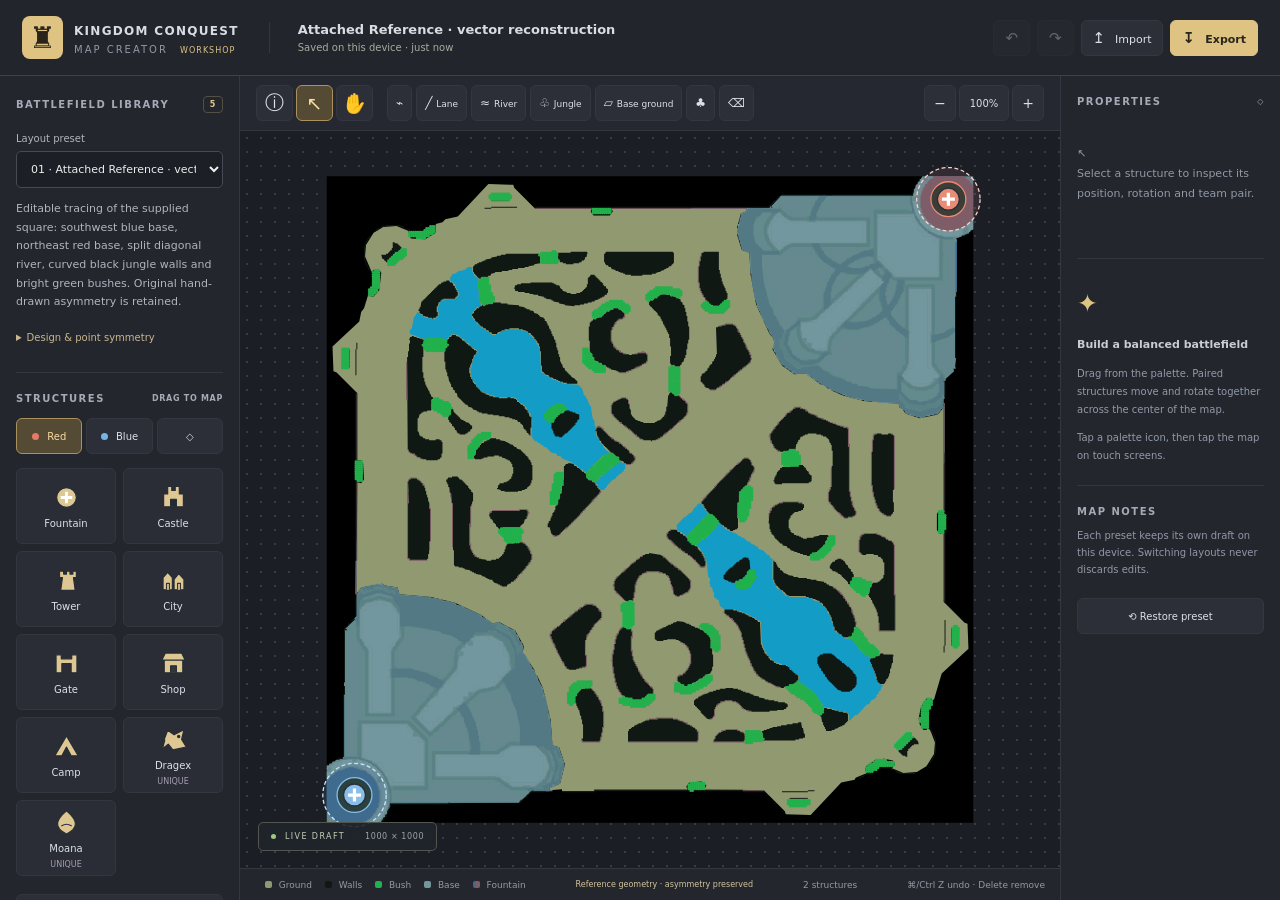
<file: map-creator/index.html>
<!doctype html><html lang="en"><head><meta charset="utf-8"><meta name="viewport" content="width=device-width,initial-scale=1"><title>Kingdom Conquest · Map Creator</title><link rel="stylesheet" href="editor.css"></head><body>
<header><div class="brand"><span class="brandmark">♜</span><div><b>KINGDOM CONQUEST</b><small>MAP CREATOR <span class="beta">WORKSHOP</span></small></div></div><div class="file-state"><b id="document-name">Untitled battlefield</b><small id="save-status" role="status">Draft ready</small></div><div class="header-actions"><button id="undo" title="Undo (⌘/Ctrl Z)" aria-label="Undo">↶</button><button id="redo" title="Redo (⌘/Ctrl Shift Z)" aria-label="Redo">↷</button><button id="import" title="Import a validated map JSON">↥ <span>Import</span></button><button id="export" class="accent" title="Export map JSON">↧ <span>Export</span></button></div></header>
<main><aside class="left-panel"><div class="panel-title"><span>BATTLEFIELD LIBRARY</span><span class="pill">5</span></div><label class="field">Layout preset<select id="presets"></select></label><p id="preset-description"></p><details class="reference"><summary>Design & point symmetry</summary><div id="preset-source"></div><p>Five square defaults: one traced reference retaining source asymmetry, plus four point-symmetric originals. New reference regions and bush strokes follow the rotation toggle.</p></details><div class="panel-title section-title">STRUCTURES <span>DRAG TO MAP</span></div><div class="team-picker" role="group" aria-label="Placement team"><button data-team="red" aria-pressed="true" title="Place Red team structures"><i class="red"></i> Red</button><button data-team="blue" aria-pressed="false" title="Place Blue team structures"><i class="blue"></i> Blue</button><button data-team="neutral" aria-label="Place neutral unpaired structures" aria-pressed="false" title="Place unpaired neutral structures">◇</button></div><div id="palette"></div><button id="pairing" class="pairing" aria-pressed="true" title="180-degree rotational team pairing"><span>⟳</span><div><b>180° team pairing</b><small>Red ↔ Blue · rotate, never reflect</small></div><i>ON</i></button><p class="hint">Neutral objects stay single. Dragex & Moana are always excluded. Turning pairing off preserves structures; editing detaches their link.</p></aside>
<section class="workspace"><div class="map-toolbar"><div class="tool-group"><button id="map-info" title="Map design, symmetry rules and touch help" aria-label="Map design and help">ⓘ</button><button id="select-tool" aria-pressed="true" title="Select and move (V)" aria-label="Select and move">↖</button><button id="pan-tool" aria-pressed="false" title="Pan canvas (H or Space drag)" aria-label="Pan canvas">✋</button></div><span id="tool-instruction">Select a structure, or drag one onto the map</span><div class="geometry-tools" role="group" aria-label="Terrain tools"><button id="edit-terrain" title="Edit terrain control points" aria-label="Edit terrain">⌁</button><button data-draw="lane" title="Draw paired lane" aria-label="Draw lane">╱ <span>Lane</span></button><button data-draw="river" title="Draw paired river" aria-label="Draw river">≈ <span>River</span></button><button data-draw="jungle" title="Draw paired jungle region" aria-label="Draw jungle region">♧ <span>Jungle</span></button><button data-draw="base" title="Draw team base ground region" aria-label="Draw base ground">▱ <span>Base ground</span></button><button id="bush-brush" title="Paint bushes" aria-label="Paint bushes">♣</button><button id="bush-eraser" title="Erase bushes" aria-label="Erase bushes">⌫</button><label id="bush-radius-label" hidden>Radius <input id="bush-radius" type="number" min="1" max="100" value="20" aria-label="Bush brush radius in map units"></label><button id="brush-pairing" hidden aria-label="Toggle 180-degree bush stroke pairing" aria-pressed="false" title="Paint or erase the 180-degree counterpart when ON">⟳ OFF</button><button id="finish-draw" hidden title="Finish geometry (Enter)">✓ Finish</button><button id="cancel-draw" hidden title="Cancel geometry (Escape)">×</button></div><div class="zoom-controls"><button id="zoom-out" title="Zoom out" aria-label="Zoom out">−</button><button id="fit" title="Fit battlefield">100%</button><button id="zoom-in" title="Zoom in" aria-label="Zoom in">+</button></div></div><div class="canvas-wrap"><svg id="map" xmlns="http://www.w3.org/2000/svg" viewBox="-70 -70 1140 1140" role="application" aria-label="Battlefield editor. Choose a structure then tap to place; drag structures to move." tabindex="0"></svg><div class="canvas-badge"><i></i> LIVE DRAFT <span>1000 × 1000</span></div></div><footer><span><i class="legend-lane"></i> Ground <i class="legend-wall"></i> Walls <i class="legend-bush"></i> Bush <i class="legend-base"></i> Base <i class="legend-fountain"></i> Fountain</span><span id="geometry-status" role="status"></span><span id="entity-count">0 structures</span><span>⌘/Ctrl Z undo · Delete remove</span></footer></section>
<aside class="right-panel"><div class="panel-title">PROPERTIES <span>◇</span></div><div id="inspector"></div><div class="guide"><span>✦</span><b>Build a balanced battlefield</b><p>Drag from the palette. Paired structures move and rotate together across the center of the map.</p><p>Tap a palette icon, then tap the map on touch screens.</p></div><div class="panel-title section-title">MAP NOTES</div><p class="hint">Each preset keeps its own draft on this device. Switching layouts never discards edits.</p><button id="reset" title="Restore current preset after confirmation">⟲ Restore preset</button></aside></main><dialog id="info-dialog"><button id="close-info" aria-label="Close map information">×</button><h2>Battlefield information</h2><div id="info-content"></div></dialog><input id="file" type="file" accept="application/json,.json" hidden><div id="toast" role="status"></div><script type="module" src="editor.mjs"></script></body></html>
</file>
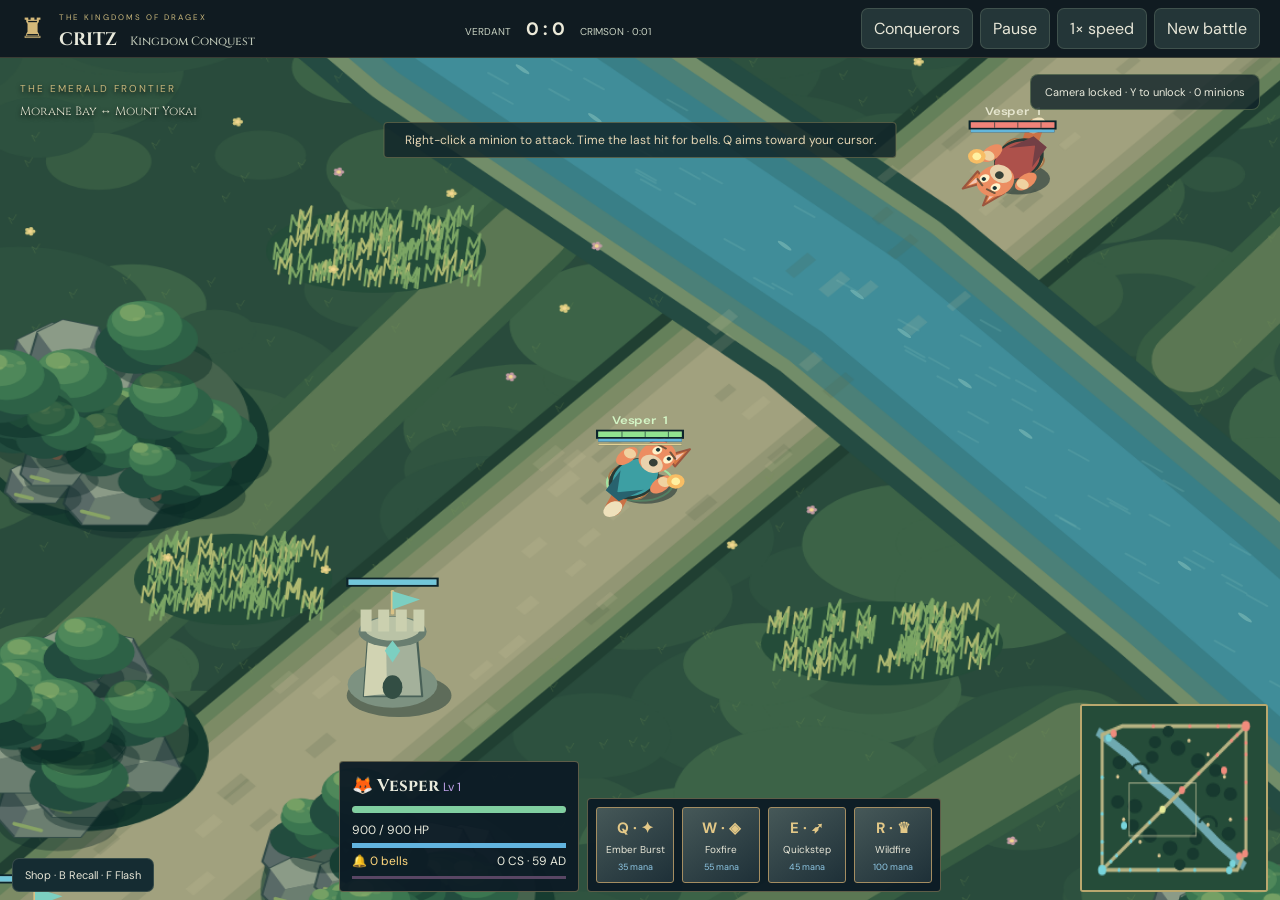
<file: prototype/index.html>
<!doctype html>
<html lang="en"><head><meta charset="utf-8"><meta name="viewport" content="width=device-width,initial-scale=1"><title>Critz Kingdom Conquest · Playable prototype</title><link rel="stylesheet" href="style.css"></head>
<body><header><div class="brand"><span class="crest">♜</span><div><small>THE KINGDOMS OF DRAGEX</small><h1>CRITZ <em>Kingdom Conquest</em></h1></div></div><div id="score"></div><div class="actions"><button id="choose">Conquerors</button><button id="pause">Pause</button><button id="speed">1× speed</button><button id="reset">New battle</button></div></header>
<main><aside><small class="eyebrow">YOUR CONQUERORS</small><h2>Choose your champion</h2><p>Five wild hearts. One kingdom.</p><div id="roster"></div><button id="watch" class="wide">Spectate battle</button><div class="guide"><h3>Command the battlefield</h3><p><b>Right click</b> move / attack<br><b>Q W E R</b> cast toward cursor<br><b>Space</b> center on Conqueror<br><b>Arrows</b> pan camera<br><b>Scroll</b> zoom · <b>Y</b> follow<br><b>A + click</b> attack move · <b>S</b> stop<br><b>B</b> recall · <b>F</b> flash</p><p>Last hits earn bells. Destroy the enemy Castle to win.</p></div><div id="feed"></div></aside><section class="arena"><canvas id="game"></canvas><div class="map-title"><small>THE EMERALD FRONTIER</small><span>Morane Bay ↔ Mount Yokai</span></div><div id="status"></div><div id="hint">Right-click to move. Right-click a low-health minion to earn bells.</div><div id="target"></div><button id="shop">Shop · B to recall</button><div class="bottom"><div id="champion"></div><div id="abilities"></div><canvas id="minimap" width="180" height="140" aria-label="Battlefield minimap"></canvas></div></section></main><script src="game.js"></script><script src="play.js"></script></body></html>
</file>
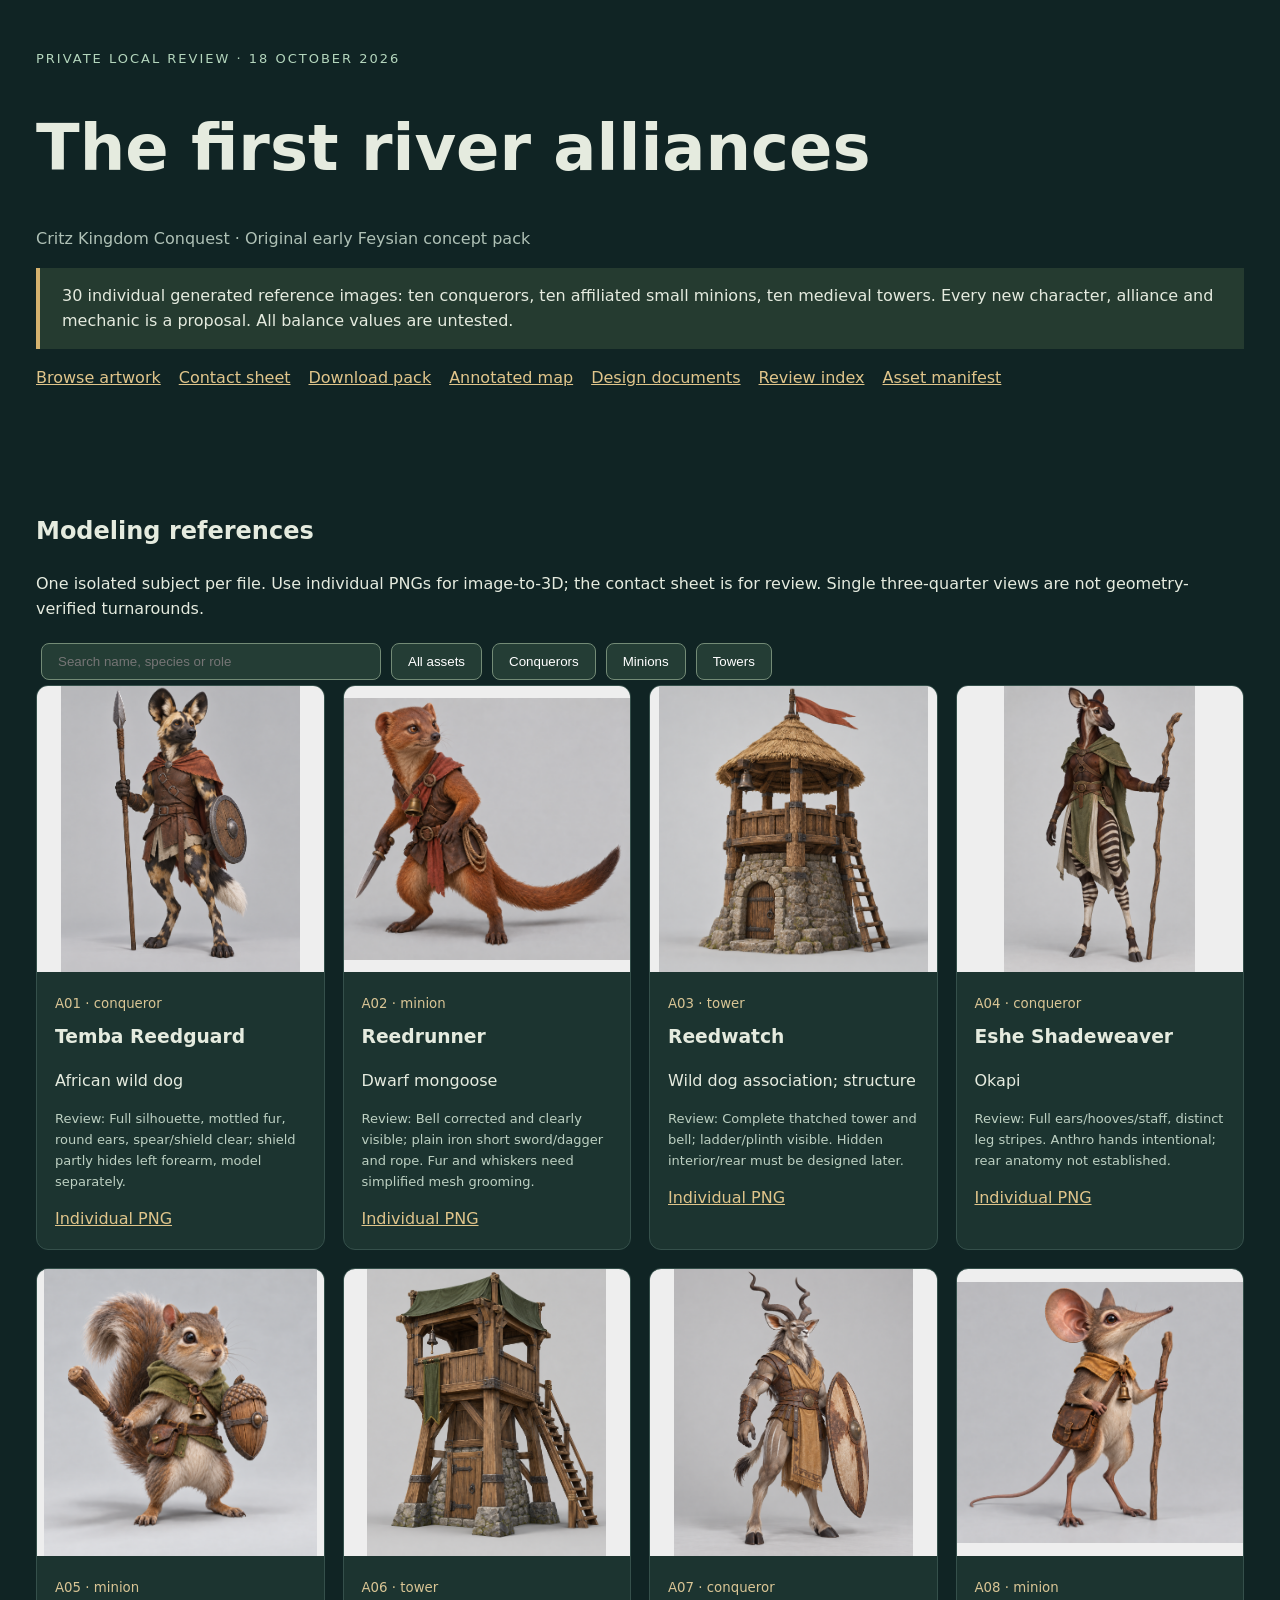
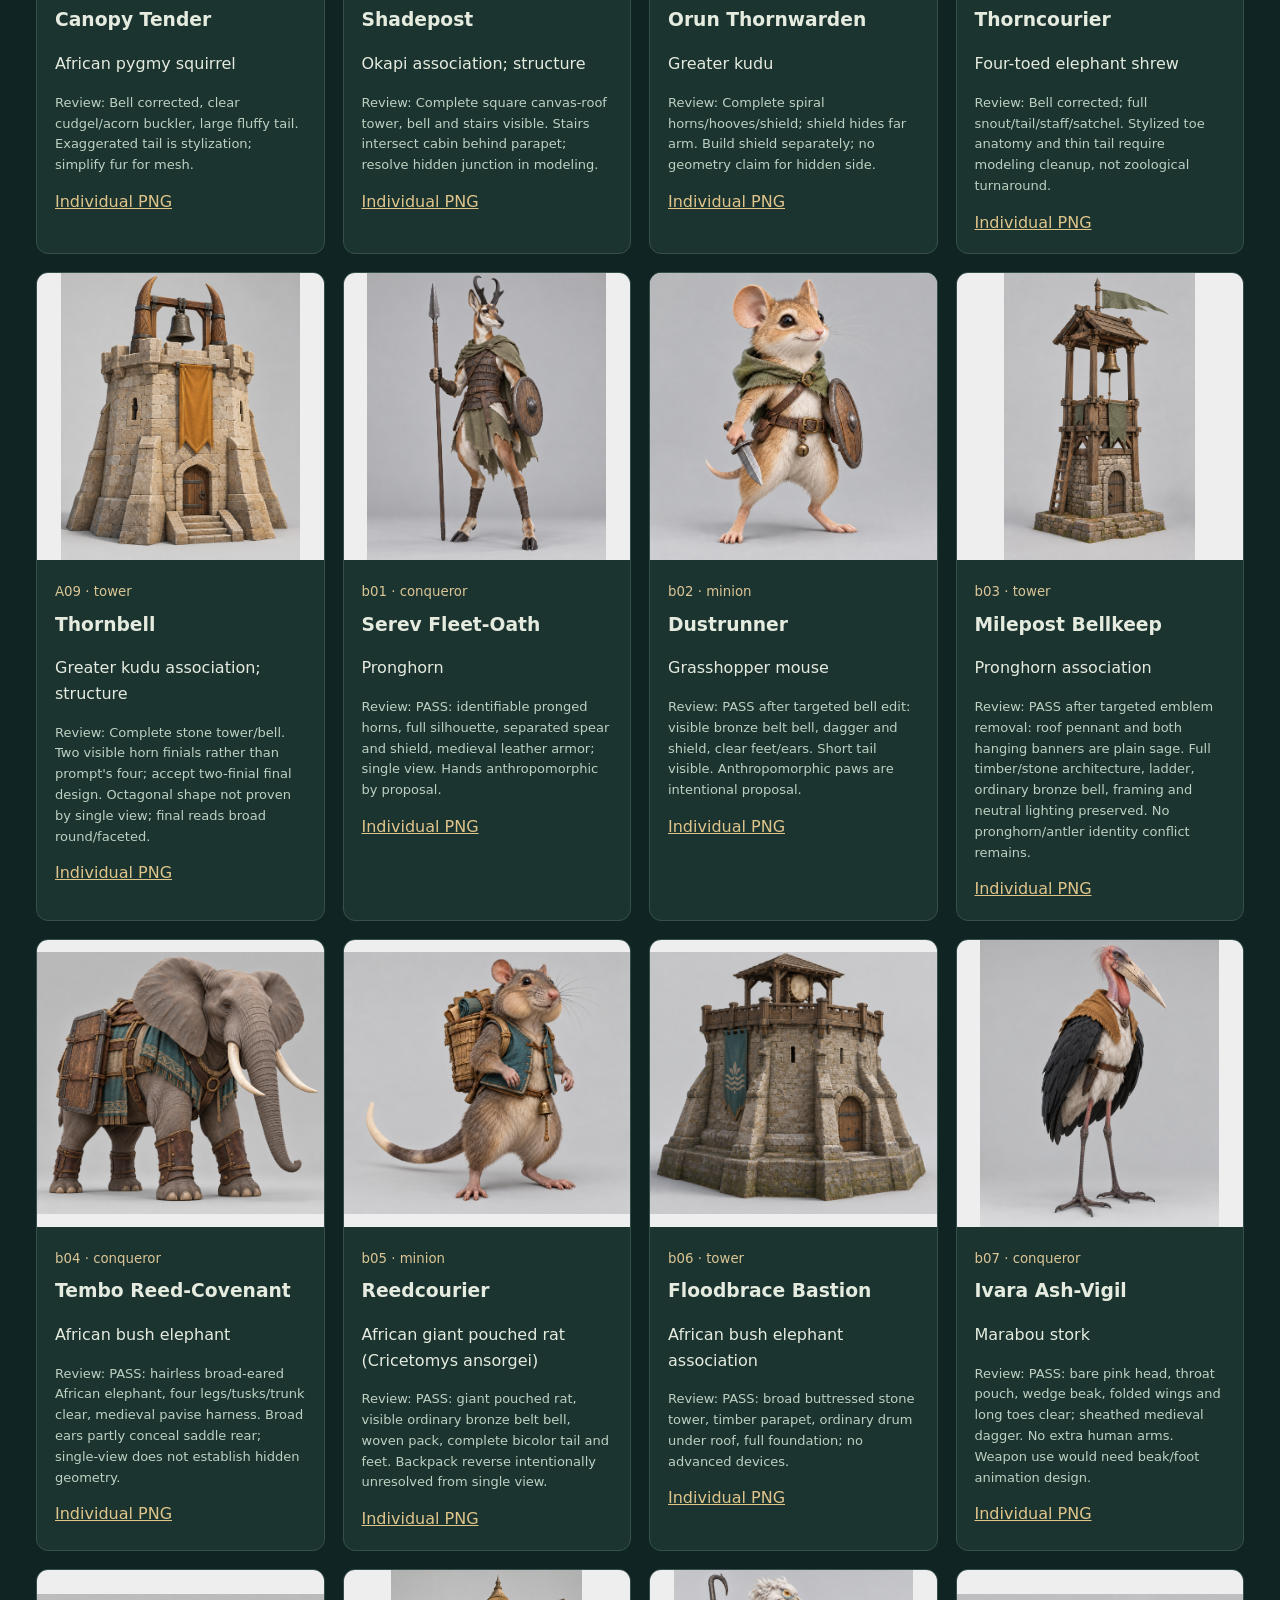
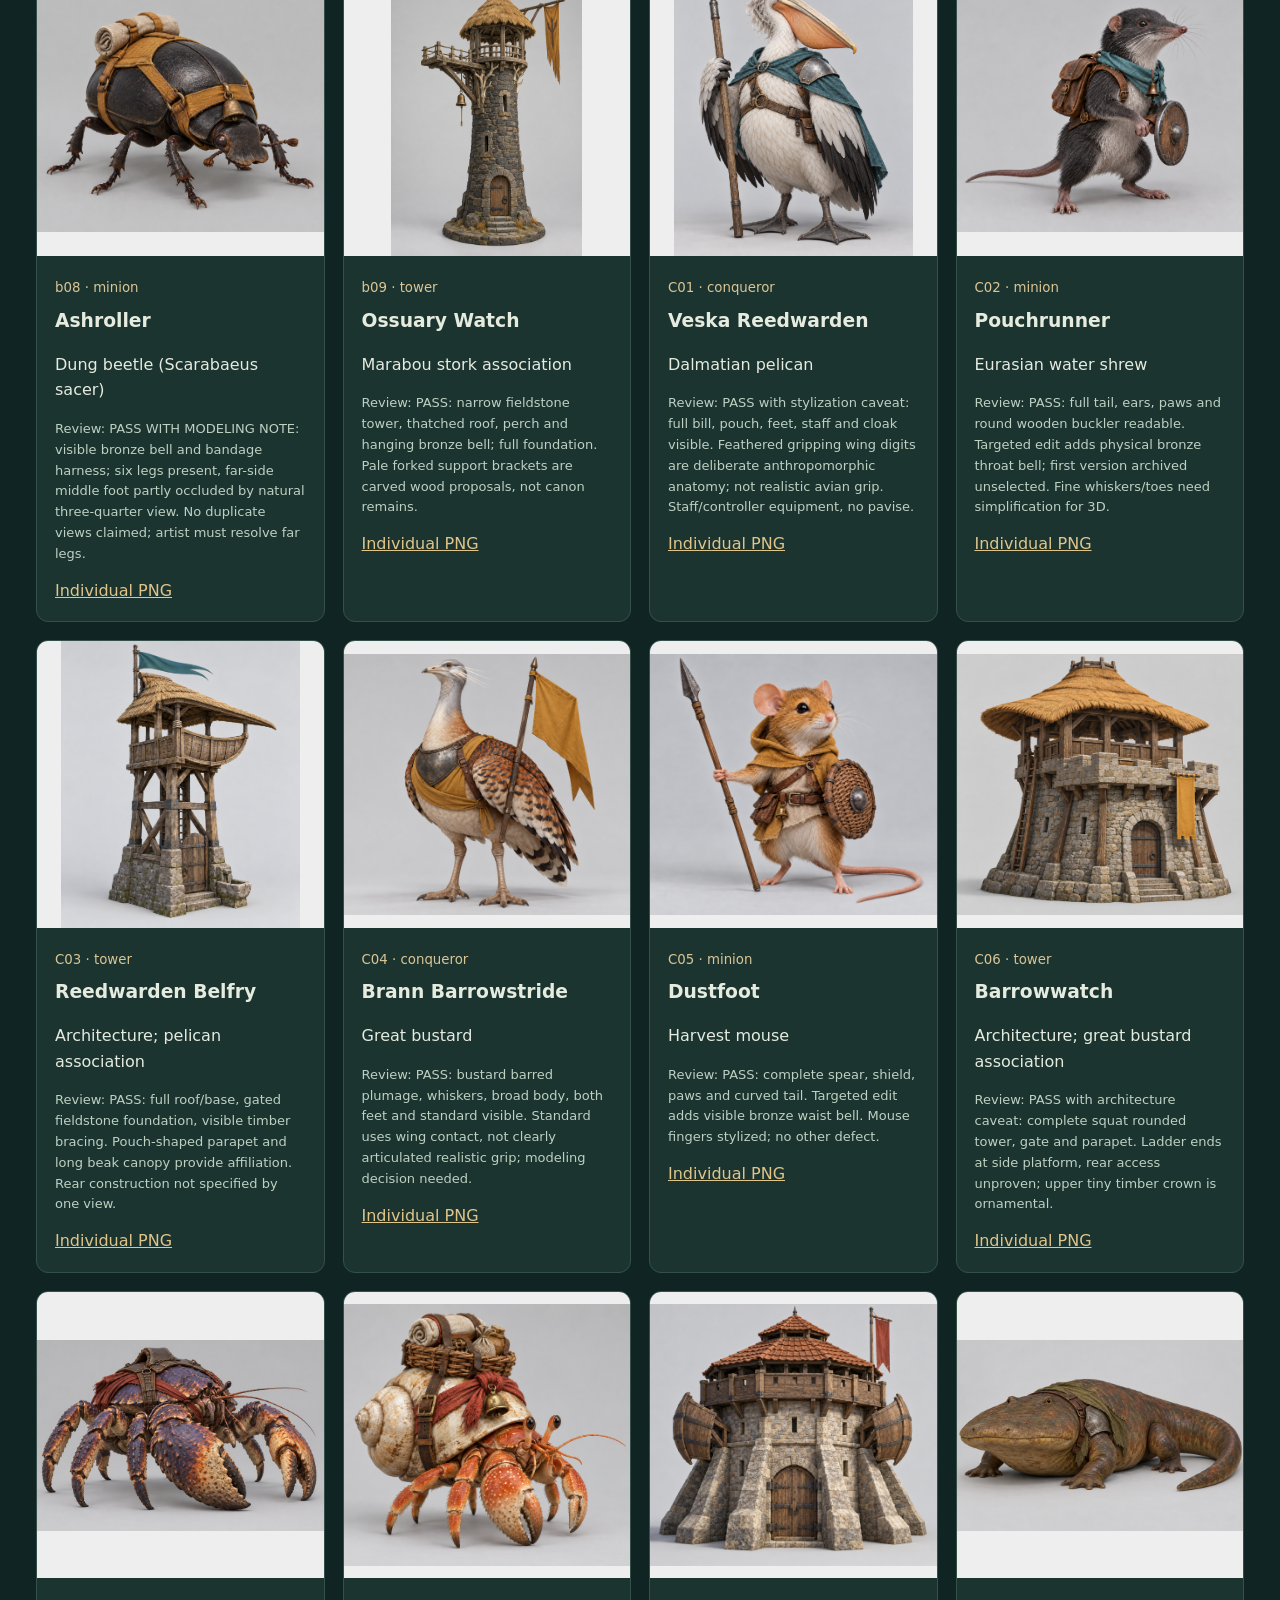
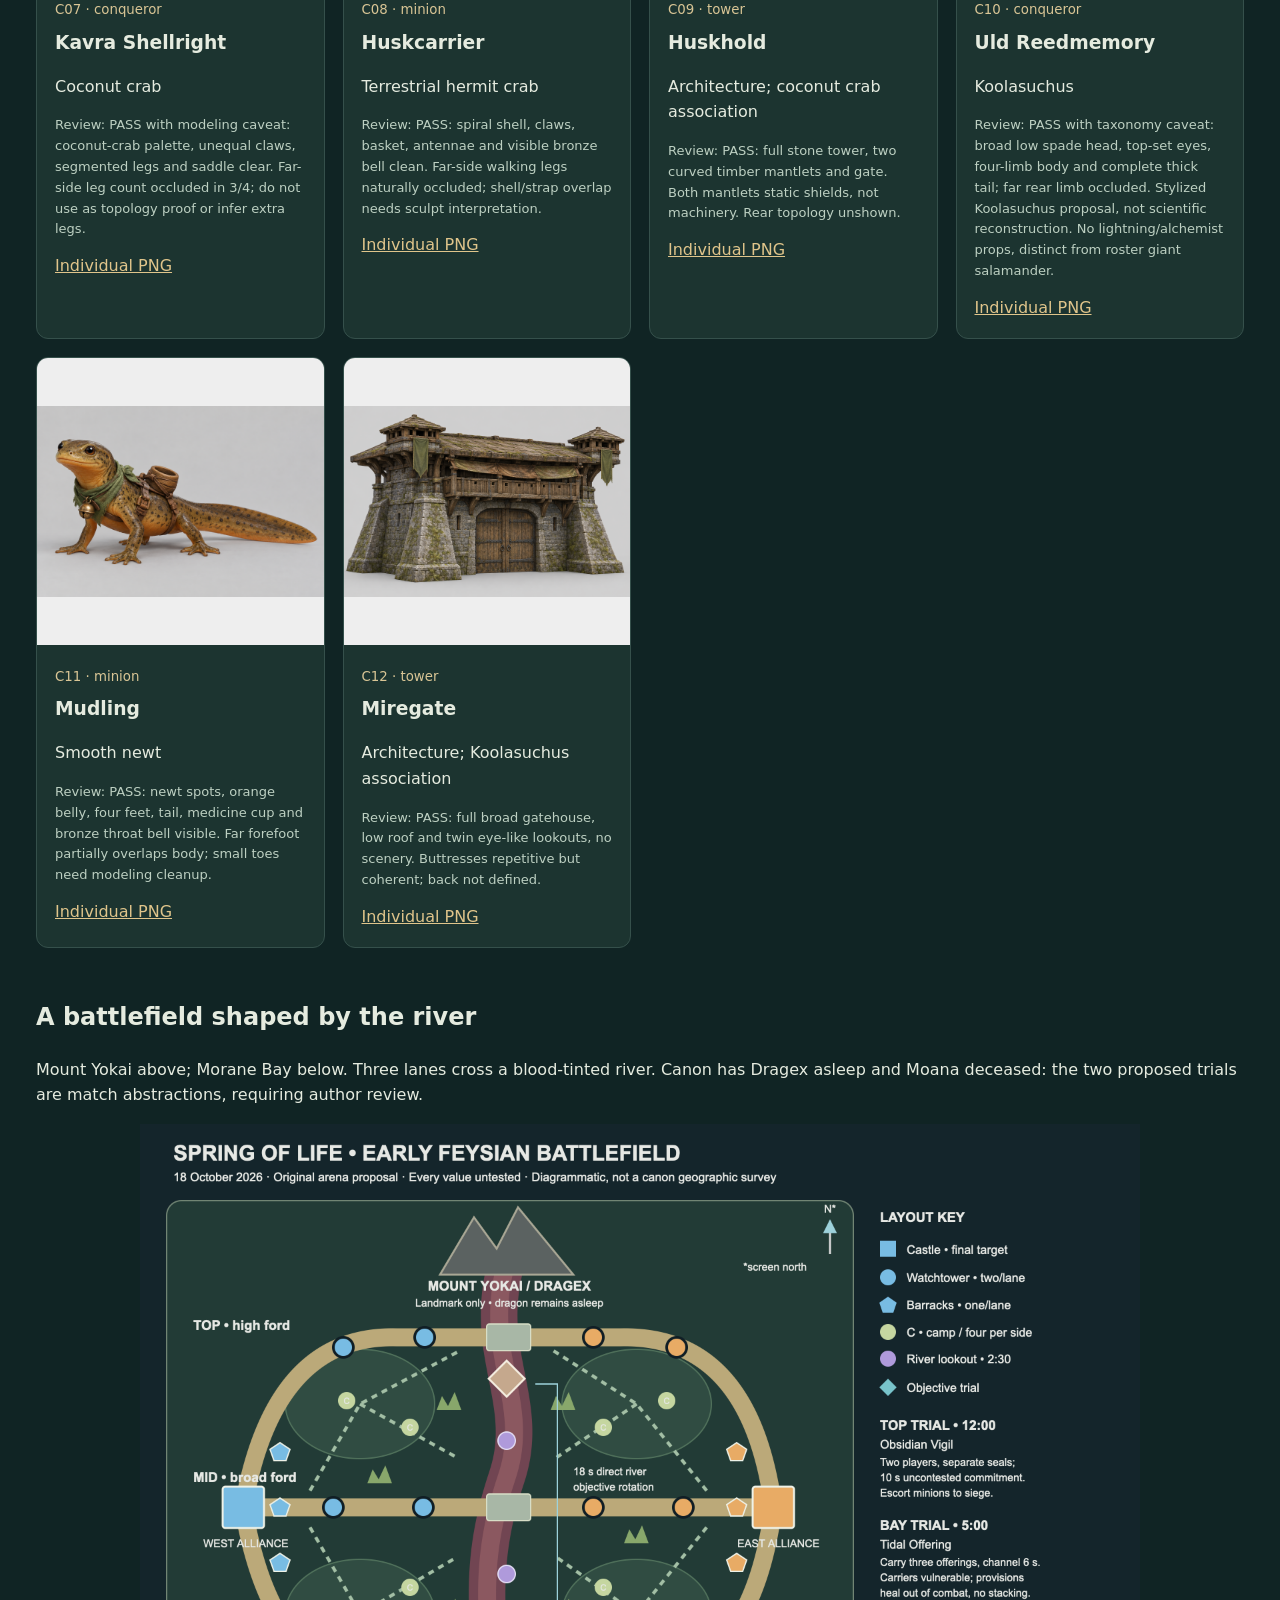
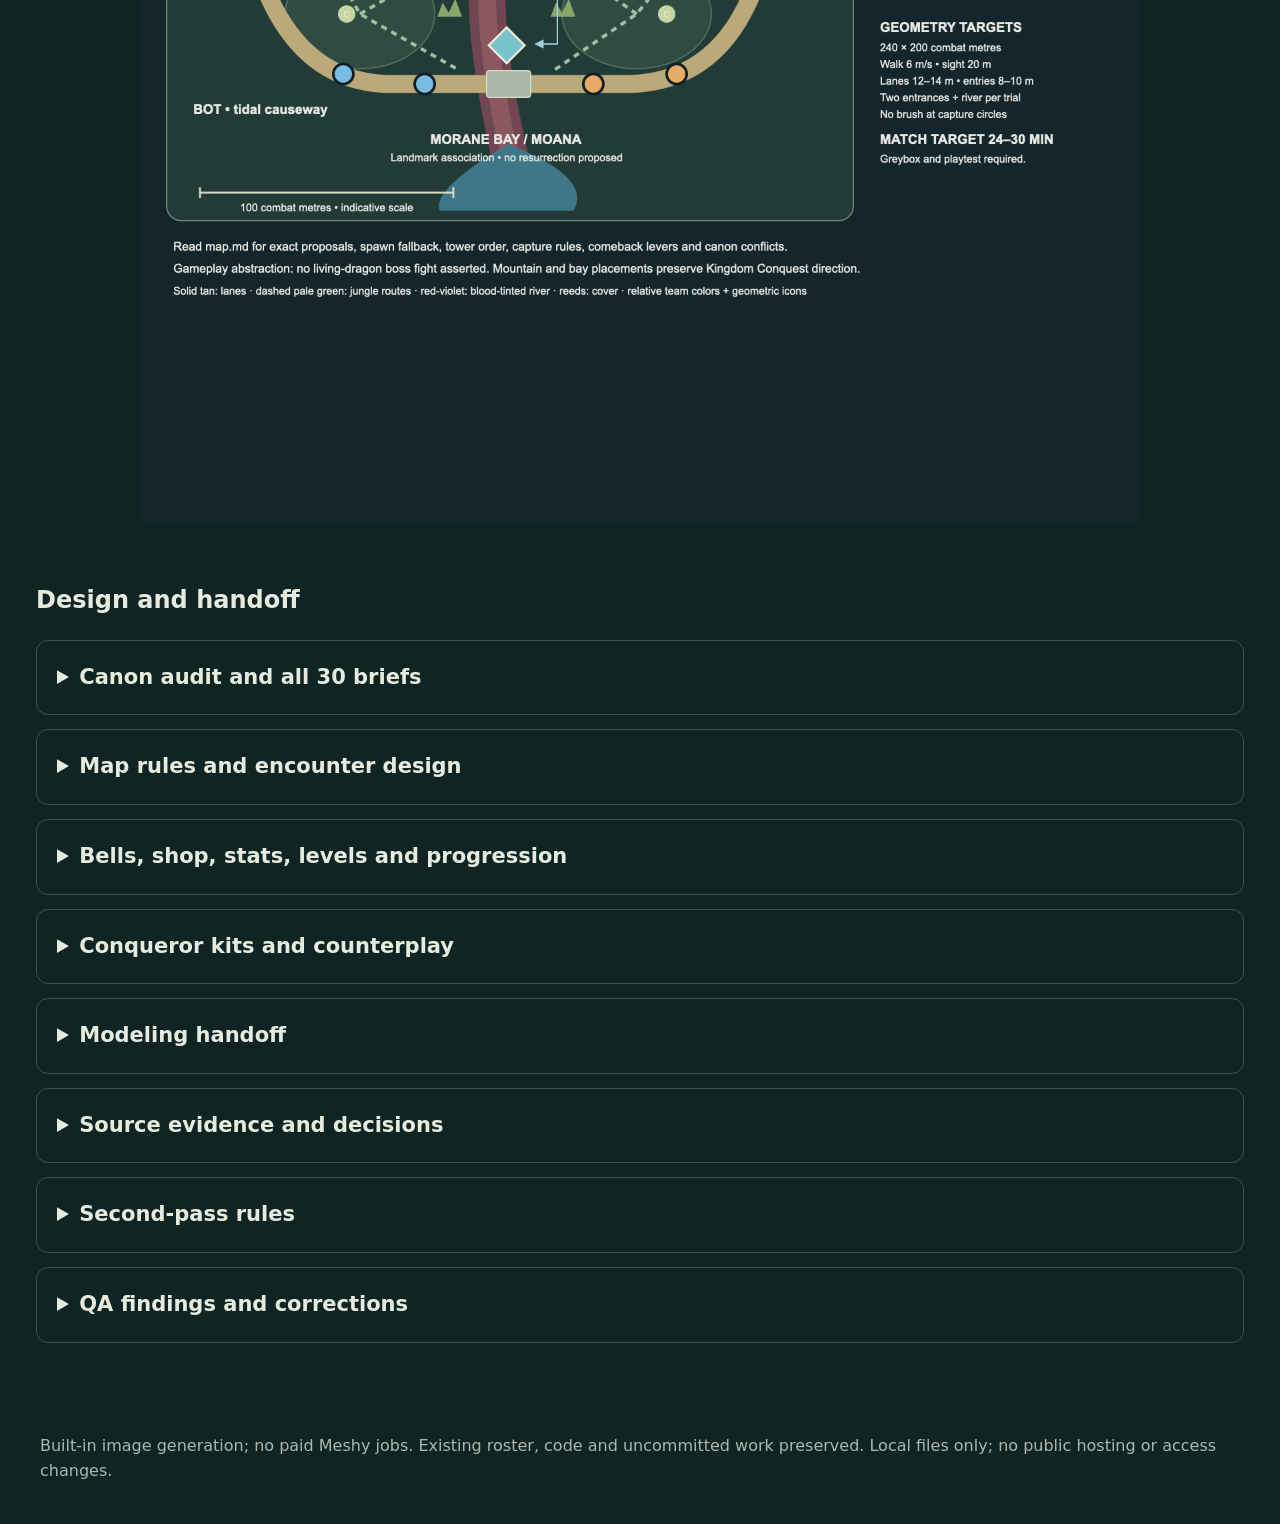
<file: concepts/2026-10-18-early-fall/index.html>
<!doctype html><html lang="en"><meta charset="utf-8"><meta name="viewport" content="width=device-width,initial-scale=1"><title>Critz · First River Concept Pack</title><style>*{box-sizing:border-box}body{margin:0;background:#102424;color:#e5ebdf;font:16px/1.6 system-ui}header,main{max-width:1440px;margin:auto;padding:36px}h1{font-size:clamp(32px,5vw,64px);line-height:1.1;max-width:1000px}h2{margin-top:50px}a{color:#e0c58b}nav{display:flex;gap:18px;flex-wrap:wrap}.badge{color:#b4d6bd;text-transform:uppercase;letter-spacing:2px;font-size:13px}.muted{color:#afc1b6}.grid{display:grid;grid-template-columns:repeat(auto-fill,minmax(280px,1fr));gap:18px}article{border:1px solid #35504b;border-radius:12px;overflow:hidden;background:#1c3430}article img{width:100%;display:block;aspect-ratio:1;object-fit:contain;background:#eee}article>div{padding:18px}h3{margin:6px 0}.review{font-size:13px;color:#bdd0c2}small{color:#d9c595}button,input{padding:10px 16px;border:1px solid #738b76;background:#243d35;color:#fff;border-radius:8px;margin:5px}input{width:min(100%,340px)}.map{width:100%;max-height:1000px;object-fit:contain}details{margin:14px 0;border:1px solid #3d554a;padding:20px;border-radius:12px}summary{cursor:pointer;font-size:21px;font-weight:600}pre{white-space:pre-wrap;font:15px/1.7 system-ui;max-width:1000px}.notice{border-left:4px solid #d5b26e;padding:15px 22px;background:#253b30}footer{padding:40px;color:#a9b9ad}article[hidden]{display:none}.scroll{overflow-x:auto}table{border-collapse:collapse;font-size:14px;min-width:650px}td{padding:12px;border:1px solid #42594e;vertical-align:top}tr:first-child{background:#30473a;font-weight:700}.document{max-width:1200px}.document h2{font-size:26px}.document h3{font-size:22px;margin-top:30px}code{color:#e5d7ac}</style><header><p class="badge">Private local review · 18 October 2026</p><h1>The first river alliances</h1><p class="muted">Critz Kingdom Conquest · Original early Feysian concept pack</p><p class="notice">30 individual generated reference images: ten conquerors, ten affiliated small minions, ten medieval towers. Every new character, alliance and mechanic is a proposal. All balance values are untested.</p><nav><a href="#art">Browse artwork</a><a href="contact-sheet.png">Contact sheet</a><a download href="concept-pack.zip">Download pack</a><a href="#map">Annotated map</a><a href="#design">Design documents</a><a href="review-index.md">Review index</a><a href="manifest.json">Asset manifest</a></nav></header><main><section id="art"><h2>Modeling references</h2><p>One isolated subject per file. Use individual PNGs for image-to-3D; the contact sheet is for review. Single three-quarter views are not geometry-verified turnarounds.</p><input id="search" type="search" placeholder="Search name, species or role" aria-label="Search artwork"><button data-filter="all">All assets</button><button data-filter="conqueror">Conquerors</button><button data-filter="minion">Minions</button><button data-filter="tower">Towers</button><div class="grid"><article data-kind="conqueror"><a href="art/A01-temba-reedguard.png"><img loading="lazy" src="art/A01-temba-reedguard.png" alt="Temba Reedguard"></a><div><small>A01 · conqueror</small><h3>Temba Reedguard</h3><p>African wild dog</p><p class="review">Review: Full silhouette, mottled fur, round ears, spear/shield clear; shield partly hides left forearm, model separately.</p><a download href="art/A01-temba-reedguard.png">Individual PNG</a></div></article><article data-kind="minion"><a href="art/A02-reedrunner.png"><img loading="lazy" src="art/A02-reedrunner.png" alt="Reedrunner"></a><div><small>A02 · minion</small><h3>Reedrunner</h3><p>Dwarf mongoose</p><p class="review">Review: Bell corrected and clearly visible; plain iron short sword/dagger and rope. Fur and whiskers need simplified mesh grooming.</p><a download href="art/A02-reedrunner.png">Individual PNG</a></div></article><article data-kind="tower"><a href="art/A03-reedwatch.png"><img loading="lazy" src="art/A03-reedwatch.png" alt="Reedwatch"></a><div><small>A03 · tower</small><h3>Reedwatch</h3><p>Wild dog association; structure</p><p class="review">Review: Complete thatched tower and bell; ladder/plinth visible. Hidden interior/rear must be designed later.</p><a download href="art/A03-reedwatch.png">Individual PNG</a></div></article><article data-kind="conqueror"><a href="art/A04-eshe-shadeweaver.png"><img loading="lazy" src="art/A04-eshe-shadeweaver.png" alt="Eshe Shadeweaver"></a><div><small>A04 · conqueror</small><h3>Eshe Shadeweaver</h3><p>Okapi</p><p class="review">Review: Full ears/hooves/staff, distinct leg stripes. Anthro hands intentional; rear anatomy not established.</p><a download href="art/A04-eshe-shadeweaver.png">Individual PNG</a></div></article><article data-kind="minion"><a href="art/A05-canopy-tender.png"><img loading="lazy" src="art/A05-canopy-tender.png" alt="Canopy Tender"></a><div><small>A05 · minion</small><h3>Canopy Tender</h3><p>African pygmy squirrel</p><p class="review">Review: Bell corrected, clear cudgel/acorn buckler, large fluffy tail. Exaggerated tail is stylization; simplify fur for mesh.</p><a download href="art/A05-canopy-tender.png">Individual PNG</a></div></article><article data-kind="tower"><a href="art/A06-shadepost.png"><img loading="lazy" src="art/A06-shadepost.png" alt="Shadepost"></a><div><small>A06 · tower</small><h3>Shadepost</h3><p>Okapi association; structure</p><p class="review">Review: Complete square canvas-roof tower, bell and stairs visible. Stairs intersect cabin behind parapet; resolve hidden junction in modeling.</p><a download href="art/A06-shadepost.png">Individual PNG</a></div></article><article data-kind="conqueror"><a href="art/A07-orun-thornwarden.png"><img loading="lazy" src="art/A07-orun-thornwarden.png" alt="Orun Thornwarden"></a><div><small>A07 · conqueror</small><h3>Orun Thornwarden</h3><p>Greater kudu</p><p class="review">Review: Complete spiral horns/hooves/shield; shield hides far arm. Build shield separately; no geometry claim for hidden side.</p><a download href="art/A07-orun-thornwarden.png">Individual PNG</a></div></article><article data-kind="minion"><a href="art/A08-thorncourier.png"><img loading="lazy" src="art/A08-thorncourier.png" alt="Thorncourier"></a><div><small>A08 · minion</small><h3>Thorncourier</h3><p>Four-toed elephant shrew</p><p class="review">Review: Bell corrected; full snout/tail/staff/satchel. Stylized toe anatomy and thin tail require modeling cleanup, not zoological turnaround.</p><a download href="art/A08-thorncourier.png">Individual PNG</a></div></article><article data-kind="tower"><a href="art/A09-thornbell.png"><img loading="lazy" src="art/A09-thornbell.png" alt="Thornbell"></a><div><small>A09 · tower</small><h3>Thornbell</h3><p>Greater kudu association; structure</p><p class="review">Review: Complete stone tower/bell. Two visible horn finials rather than prompt&#x27;s four; accept two-finial final design. Octagonal shape not proven by single view; final reads broad round/faceted.</p><a download href="art/A09-thornbell.png">Individual PNG</a></div></article><article data-kind="conqueror"><a href="art/b01-serev.png"><img loading="lazy" src="art/b01-serev.png" alt="Serev Fleet-Oath"></a><div><small>b01 · conqueror</small><h3>Serev Fleet-Oath</h3><p>Pronghorn</p><p class="review">Review: PASS: identifiable pronged horns, full silhouette, separated spear and shield, medieval leather armor; single view. Hands anthropomorphic by proposal.</p><a download href="art/b01-serev.png">Individual PNG</a></div></article><article data-kind="minion"><a href="art/b02-dustrunner.png"><img loading="lazy" src="art/b02-dustrunner.png" alt="Dustrunner"></a><div><small>b02 · minion</small><h3>Dustrunner</h3><p>Grasshopper mouse</p><p class="review">Review: PASS after targeted bell edit: visible bronze belt bell, dagger and shield, clear feet/ears. Short tail visible. Anthropomorphic paws are intentional proposal.</p><a download href="art/b02-dustrunner.png">Individual PNG</a></div></article><article data-kind="tower"><a href="art/b03-milepost.png"><img loading="lazy" src="art/b03-milepost.png" alt="Milepost Bellkeep"></a><div><small>b03 · tower</small><h3>Milepost Bellkeep</h3><p>Pronghorn association</p><p class="review">Review: PASS after targeted emblem removal: roof pennant and both hanging banners are plain sage. Full timber/stone architecture, ladder, ordinary bronze bell, framing and neutral lighting preserved. No pronghorn/antler identity conflict remains.</p><a download href="art/b03-milepost.png">Individual PNG</a></div></article><article data-kind="conqueror"><a href="art/b04-tembo.png"><img loading="lazy" src="art/b04-tembo.png" alt="Tembo Reed-Covenant"></a><div><small>b04 · conqueror</small><h3>Tembo Reed-Covenant</h3><p>African bush elephant</p><p class="review">Review: PASS: hairless broad-eared African elephant, four legs/tusks/trunk clear, medieval pavise harness. Broad ears partly conceal saddle rear; single-view does not establish hidden geometry.</p><a download href="art/b04-tembo.png">Individual PNG</a></div></article><article data-kind="minion"><a href="art/b05-reedcourier.png"><img loading="lazy" src="art/b05-reedcourier.png" alt="Reedcourier"></a><div><small>b05 · minion</small><h3>Reedcourier</h3><p>African giant pouched rat (Cricetomys ansorgei)</p><p class="review">Review: PASS: giant pouched rat, visible ordinary bronze belt bell, woven pack, complete bicolor tail and feet. Backpack reverse intentionally unresolved from single view.</p><a download href="art/b05-reedcourier.png">Individual PNG</a></div></article><article data-kind="tower"><a href="art/b06-floodbrace.png"><img loading="lazy" src="art/b06-floodbrace.png" alt="Floodbrace Bastion"></a><div><small>b06 · tower</small><h3>Floodbrace Bastion</h3><p>African bush elephant association</p><p class="review">Review: PASS: broad buttressed stone tower, timber parapet, ordinary drum under roof, full foundation; no advanced devices.</p><a download href="art/b06-floodbrace.png">Individual PNG</a></div></article><article data-kind="conqueror"><a href="art/b07-ivara.png"><img loading="lazy" src="art/b07-ivara.png" alt="Ivara Ash-Vigil"></a><div><small>b07 · conqueror</small><h3>Ivara Ash-Vigil</h3><p>Marabou stork</p><p class="review">Review: PASS: bare pink head, throat pouch, wedge beak, folded wings and long toes clear; sheathed medieval dagger. No extra human arms. Weapon use would need beak/foot animation design.</p><a download href="art/b07-ivara.png">Individual PNG</a></div></article><article data-kind="minion"><a href="art/b08-ashroller.png"><img loading="lazy" src="art/b08-ashroller.png" alt="Ashroller"></a><div><small>b08 · minion</small><h3>Ashroller</h3><p>Dung beetle (Scarabaeus sacer)</p><p class="review">Review: PASS WITH MODELING NOTE: visible bronze bell and bandage harness; six legs present, far-side middle foot partly occluded by natural three-quarter view. No duplicate views claimed; artist must resolve far legs.</p><a download href="art/b08-ashroller.png">Individual PNG</a></div></article><article data-kind="tower"><a href="art/b09-ossuary.png"><img loading="lazy" src="art/b09-ossuary.png" alt="Ossuary Watch"></a><div><small>b09 · tower</small><h3>Ossuary Watch</h3><p>Marabou stork association</p><p class="review">Review: PASS: narrow fieldstone tower, thatched roof, perch and hanging bronze bell; full foundation. Pale forked support brackets are carved wood proposals, not canon remains.</p><a download href="art/b09-ossuary.png">Individual PNG</a></div></article><article data-kind="conqueror"><a href="art/01-veska-reedwarden.png"><img loading="lazy" src="art/01-veska-reedwarden.png" alt="Veska Reedwarden"></a><div><small>C01 · conqueror</small><h3>Veska Reedwarden</h3><p>Dalmatian pelican</p><p class="review">Review: PASS with stylization caveat: full bill, pouch, feet, staff and cloak visible. Feathered gripping wing digits are deliberate anthropomorphic anatomy; not realistic avian grip. Staff/controller equipment, no pavise.</p><a download href="art/01-veska-reedwarden.png">Individual PNG</a></div></article><article data-kind="minion"><a href="art/02-pouchrunner.png"><img loading="lazy" src="art/02-pouchrunner.png" alt="Pouchrunner"></a><div><small>C02 · minion</small><h3>Pouchrunner</h3><p>Eurasian water shrew</p><p class="review">Review: PASS: full tail, ears, paws and round wooden buckler readable. Targeted edit adds physical bronze throat bell; first version archived unselected. Fine whiskers/toes need simplification for 3D.</p><a download href="art/02-pouchrunner.png">Individual PNG</a></div></article><article data-kind="tower"><a href="art/03-reedwarden-belfry.png"><img loading="lazy" src="art/03-reedwarden-belfry.png" alt="Reedwarden Belfry"></a><div><small>C03 · tower</small><h3>Reedwarden Belfry</h3><p>Architecture; pelican association</p><p class="review">Review: PASS: full roof/base, gated fieldstone foundation, visible timber bracing. Pouch-shaped parapet and long beak canopy provide affiliation. Rear construction not specified by one view.</p><a download href="art/03-reedwarden-belfry.png">Individual PNG</a></div></article><article data-kind="conqueror"><a href="art/04-brann-barrowstride.png"><img loading="lazy" src="art/04-brann-barrowstride.png" alt="Brann Barrowstride"></a><div><small>C04 · conqueror</small><h3>Brann Barrowstride</h3><p>Great bustard</p><p class="review">Review: PASS: bustard barred plumage, whiskers, broad body, both feet and standard visible. Standard uses wing contact, not clearly articulated realistic grip; modeling decision needed.</p><a download href="art/04-brann-barrowstride.png">Individual PNG</a></div></article><article data-kind="minion"><a href="art/05-dustfoot.png"><img loading="lazy" src="art/05-dustfoot.png" alt="Dustfoot"></a><div><small>C05 · minion</small><h3>Dustfoot</h3><p>Harvest mouse</p><p class="review">Review: PASS: complete spear, shield, paws and curved tail. Targeted edit adds visible bronze waist bell. Mouse fingers stylized; no other defect.</p><a download href="art/05-dustfoot.png">Individual PNG</a></div></article><article data-kind="tower"><a href="art/06-barrowwatch.png"><img loading="lazy" src="art/06-barrowwatch.png" alt="Barrowwatch"></a><div><small>C06 · tower</small><h3>Barrowwatch</h3><p>Architecture; great bustard association</p><p class="review">Review: PASS with architecture caveat: complete squat rounded tower, gate and parapet. Ladder ends at side platform, rear access unproven; upper tiny timber crown is ornamental.</p><a download href="art/06-barrowwatch.png">Individual PNG</a></div></article><article data-kind="conqueror"><a href="art/07-kavra-shellright.png"><img loading="lazy" src="art/07-kavra-shellright.png" alt="Kavra Shellright"></a><div><small>C07 · conqueror</small><h3>Kavra Shellright</h3><p>Coconut crab</p><p class="review">Review: PASS with modeling caveat: coconut-crab palette, unequal claws, segmented legs and saddle clear. Far-side leg count occluded in 3/4; do not use as topology proof or infer extra legs.</p><a download href="art/07-kavra-shellright.png">Individual PNG</a></div></article><article data-kind="minion"><a href="art/08-huskcarrier.png"><img loading="lazy" src="art/08-huskcarrier.png" alt="Huskcarrier"></a><div><small>C08 · minion</small><h3>Huskcarrier</h3><p>Terrestrial hermit crab</p><p class="review">Review: PASS: spiral shell, claws, basket, antennae and visible bronze bell clean. Far-side walking legs naturally occluded; shell/strap overlap needs sculpt interpretation.</p><a download href="art/08-huskcarrier.png">Individual PNG</a></div></article><article data-kind="tower"><a href="art/09-huskhold.png"><img loading="lazy" src="art/09-huskhold.png" alt="Huskhold"></a><div><small>C09 · tower</small><h3>Huskhold</h3><p>Architecture; coconut crab association</p><p class="review">Review: PASS: full stone tower, two curved timber mantlets and gate. Both mantlets static shields, not machinery. Rear topology unshown.</p><a download href="art/09-huskhold.png">Individual PNG</a></div></article><article data-kind="conqueror"><a href="art/10-uld-reedmemory.png"><img loading="lazy" src="art/10-uld-reedmemory.png" alt="Uld Reedmemory"></a><div><small>C10 · conqueror</small><h3>Uld Reedmemory</h3><p>Koolasuchus</p><p class="review">Review: PASS with taxonomy caveat: broad low spade head, top-set eyes, four-limb body and complete thick tail; far rear limb occluded. Stylized Koolasuchus proposal, not scientific reconstruction. No lightning/alchemist props, distinct from roster giant salamander.</p><a download href="art/10-uld-reedmemory.png">Individual PNG</a></div></article><article data-kind="minion"><a href="art/11-mudling.png"><img loading="lazy" src="art/11-mudling.png" alt="Mudling"></a><div><small>C11 · minion</small><h3>Mudling</h3><p>Smooth newt</p><p class="review">Review: PASS: newt spots, orange belly, four feet, tail, medicine cup and bronze throat bell visible. Far forefoot partially overlaps body; small toes need modeling cleanup.</p><a download href="art/11-mudling.png">Individual PNG</a></div></article><article data-kind="tower"><a href="art/12-miregate.png"><img loading="lazy" src="art/12-miregate.png" alt="Miregate"></a><div><small>C12 · tower</small><h3>Miregate</h3><p>Architecture; Koolasuchus association</p><p class="review">Review: PASS: full broad gatehouse, low roof and twin eye-like lookouts, no scenery. Buttresses repetitive but coherent; back not defined.</p><a download href="art/12-miregate.png">Individual PNG</a></div></article></div></section><section id="map"><h2>A battlefield shaped by the river</h2><p>Mount Yokai above; Morane Bay below. Three lanes cross a blood-tinted river. Canon has Dragex asleep and Moana deceased: the two proposed trials are match abstractions, requiring author review.</p><a href="map.svg"><img class="map" src="map.png" alt="Annotated three-lane battlefield schematic"></a></section><section id="design"><h2>Design and handoff</h2><details><summary>Canon audit and all 30 briefs</summary><div class="document"><h2>Early Spring of Life roster and continuity audit — 2026-10-18</h2><p><strong>Every new name, species assignment, alliance, silhouette and ability below is an unapproved design proposal.</strong> None updates Dragex canon or the existing 71-entry living roster. Image artists&#x27; final index governs exact artwork filenames. This allocation adds ten conquerors, ten small affiliated minions and ten tower designs; towers are faction art variants of approximately five mechanical tower categories, not ten new tower mechanics.</p><h3>Source register and guardrails</h3><p>Read Dragex <code>AGENTS.md</code> and its prescribed reading order: <code>canon/author-confirmed.md</code>, <code>timeline/seven-ages.md</code>, <code>world/libriam.md</code>, <code>books/moanas-tear-frame.md</code>, <code>world/allohim-and-cosmic-creation.md</code>, then <code>research/drive-2026-10-11/conflicts.md</code>. Source precedence is current author decisions above older drafts and assistant proposals. Read Conquest <code>ideas/00-master-vision.md</code>, <code>00-vision-and-lore.md</code>, <code>01-conqueror-roster.md</code>, <code>02-character-kits-and-inspirations.md</code>, <code>03-minions-and-open-questions.md</code>, <code>03-world-and-inspirations.md</code>, <code>04-minion-waves-and-kingdom-towers.md</code> and <code>conquerors/lincoln.md</code>.</p><p>- Dragex <code>timeline/seven-ages.md</code>, boundary notes: first drinkers arise after the terminal Fey battle; this suggests <strong>early Age 3 as a timeline inference</strong> for the requested first approximately 20 years, rather than Age 2; the requested slice is anchored to first drinking. No numerical calendar conversion follows. The full game-to-age registry remains author-reserved; this pack&#x27;s requested historical slice does not silently update the registry.</p><p>- Dragex <code>canon/author-confirmed.md</code>, Time and transitions: Dragex is asleep in obsidian under Mount Yokai since Age 1; Moana is bones by halfway through Age 2. Conquest&#x27;s older live dragon objective concept conflicts with current canon for this historical slice. Use explicitly proposed remnant/resource encounters, without waking Dragex or reviving Moana. Their exact nature is proposal.</p><p>- Dragex <code>world/libriam.md</code>: Libriam is the world/moon, Hokkaido a continent; the Conquest older phrase &#x27;the world is Dragex&#x27; is superseded geographic language. Moana&#x27;s skull-island, portable Tear and Eden&#x27;s Isle are distinct; their relationship must not be invented.</p><p>- Dragex <code>AGENTS.md</code> and conflict register: Fey civilization falls, not all Fey worldwide. No human inhabitants, no invented Fey resurrection, ancient empire genealogy or new creator assignment. Archaíos is author-confirmed, but do not silently rename the Conquest ancient tortoise whose typed name remains unresolved in its own notes.</p><p>- Conquest <code>00-vision-and-lore.md</code>, First-generation era: all playable conquerors personally drank from blood-bearing rivers. Animals were already sentient; higher reasoning, speech and anthropomorphism awaken. New alliance members here are also proposed first drinkers, not offspring of conquerors. Twenty years cannot justify distant-descendant lore.</p><p>- Conquest <code>00-master-vision.md</code>: wild, land-capable animals preferred; no domesticated species. Small minion alliances are political/lore relationships, not automatic taxonomic kinship. All new minions below are distinct small species.</p><p>- Conquest <code>04-minion-waves-and-kingdom-towers.md</code>: five players; top/mid/bot conquerors determine their respective lane factions; support/jungle do not. Tier 1 is 3 melee + 3 ranged, first 1:00, then every 0:30; Tier 2 every third wave leaves barracks; Tier 3 leaves castle after enemy barracks destruction. Medieval towers have gates. Existing cannon wording is historical; this user expressly restricts this new pack to medieval equipment and magic, so use bows/slings/stone siege equipment here.</p><p>- Conquest currency is <strong>bells</strong>, not generic gold: visible physical bells on minions and last-hit rewards. Gold is a user shorthand for the economy problem, not authority to erase existing currency.</p><p>- Magic is permitted: innate wind, water, rooting, healing, psychic and other clearly proposed abilities are compatible. Do not depict powered weapons, spell guns, technological conduits, turbines, cannons, steampunk mechanisms or Arcane-age war machines. Rope, wood, leather, woven fiber, stone and forged medieval blades are suitable.</p><h3>Duplicate audit</h3><p>Checked all 71 roster entries and explicit exclusion/merge lists. None of these ten conqueror species is already listed. Keep African wild dog recognizably <strong>Lycaon pictus</strong>, not a generic wolf; okapi distinct from Abe&#x27;s giraffe; greater kudu/pronghorn recognizable species rather than generic deer; African bush elephant deliberately distinct from woolly mammoth (smooth skin, enormous fan ears, living-elephant trunk/tusks; no wool); marabou distinct from shoebill; pelican distinct from all eagle/owl/crane concepts; bustard distinct from ostrich/emu/cassowary; coconut crab distinct from other arthropods; Koolasuchus distinct from giant salamander through broad flattened skull and low temnospondyl body. These are candidates, not final author-approved expansion.</p><p>Preserve all historical-person-inspired existing identities. None of these additions uses a historical person&#x27;s likeness. Preserve pending choices for bear/grizzly, bison/ox/yak/buffalo, Rogan chimp/bonobo, owl species, Kiwi candidate and Genghis Khan&#x27;s Mongolia-native animal. Do not fill those openings implicitly. Do not revive excluded ankylosaurus, aardwolf, tapir, frilled lizard, generic deer, wombat, separate python or generic wolf.</p><h3>Thirty proposed briefs</h3><p>Each conqueror has a basic attack, passive, Q/W/E/R. Role means a suggested play pattern; any character remains selectable in any preassigned position. Ability descriptions are prototype directions, not tested balance claims. Minion names describe unit archetypes rather than additional named conquerors.</p><div class="scroll"><table><tr><td>ID</td><td>Proposed asset / identifiable species</td><td>Silhouette, role, personality and lore hook</td><td>Proposed abilities or function</td></tr><tr><td>01</td><td><strong>Temba Reedguard</strong>, African wild dog</td><td>Patchwork black/tan/white coat, large round ears, lean upright scout; leather sash, full-length spear and round shield, no wolf mane. Skirmisher; counts every ally before retreating. Organizes scattered first drinkers through mutual rescue.</td><td>Basic spear jab; passive marks recently aided allies; Q short thrust; W rally movement toward allies; E interruptible sidestep; R announced encirclement zone rewarding flanks, not unavoidable damage.</td></tr><tr><td>02</td><td><strong>Reedrunner</strong>, dwarf mongoose</td><td>Small low elongated mammal, rounded ears, plain short sword, rope coil and one visible bell. Alert quartermaster prone to correcting Temba&#x27;s headcounts.</td><td>Tier-1 melee skin; ordinary short-sword strike; no independent faction stat advantage.</td></tr><tr><td>03</td><td><strong>Reedwatch</strong> tower</td><td>Narrow timber gated watchtower, reed windbreak, patchwork cloth pennant; uncluttered firing platform. Refuge built by cooperators rather than inherited kingdom.</td><td>Standard ranged watchtower category; mundane bow defense, visible gate/spawn point.</td></tr><tr><td>04</td><td><strong>Eshe Shadeweaver</strong>, okapi</td><td>Dark body, zebra-striped rear legs, long ears, short ossicones; asymmetrical leaf cloak and plain staff. Elusive protective controller; distrusts ceremonies but remembers safe paths.</td><td>Basic staff tap; passive brief brush grace; Q narrow root; W planted concealment patch with visible boundary; E short retreat; R broad announced grove slow; no permanent invisibility.</td></tr><tr><td>05</td><td><strong>Canopy Tender</strong>, African pygmy squirrel</td><td>Tiny squirrel, long thin tail, acorn-like wooden shield, simple wooden cudgel, visible bell. Fierce keeper of freshly learned planting skills.</td><td>Tier-1 melee skin; standard stats; faction link is seed-route pact.</td></tr><tr><td>06</td><td><strong>Shadepost</strong> tower</td><td>Tall narrow square timber tower on stone plinth, canvas canopy, visible stairs and bell; complete architecture on neutral ground.</td><td>Standard defensive tower category, bow platform; no living tree transformation asserted as canon.</td></tr><tr><td>07</td><td><strong>Orun Thornwarden</strong>, greater kudu</td><td>Tall spiral horns, gray-brown body and white stripes, broad leaf shield, no carried weapon; deliberate protector, patient until others cross a marked boundary.</td><td>Basic horn or open-hand strike; passive brace after standing; Q narrow shove; W directional guard; E short bounding reposition; R visible crescent exclusion sweep with escape gap.</td></tr><tr><td>08</td><td><strong>Thorncourier</strong>, four-toed elephant shrew</td><td>Small long flexible nose, very long hind legs; plain staff, satchel and one bell, no elephant trunk confusion. Knows escape trails better than war songs.</td><td>Tier-1 melee skin using a staff tap; normal attack readability.</td></tr><tr><td>09</td><td><strong>Thornbell</strong> tower</td><td>Broad round/faceted stone tower, two visible carved horn finials and large ordinary bell; no real animal remains.</td><td>Standard armored tower visual category; no new hidden tower resistance.</td></tr><tr><td>10</td><td><strong>Serev Fleet-Oath</strong>, pronghorn</td><td>Tan/white torso, black jaw marks, forked horns, runner&#x27;s wrap, plain spear and round shield; proud courier learns to wait for slower companions.</td><td>Basic spear; passive speed after uninterrupted travel; Q aimed lunge; W scouting pennant; E short lateral bound; R telegraphed running thrust; roots and narrow approaches punish commitment.</td></tr><tr><td>11</td><td><strong>Dustrunner</strong>, grasshopper mouse</td><td>Compact cream/brown mouse, large ears, dagger, round shield and visible belt bell. Overestimates its size, volunteers for the dangerous bell run.</td><td>Tier-1 melee skin; no special stats for apparent size.</td></tr><tr><td>12</td><td><strong>Milepost Bellkeep</strong></td><td>Slim gated fieldstone watchtower, triangular cloth pennant, plain open archer deck; visible distance-marker stones.</td><td>Standard long-sight visual category; sight statistics remain common unless separately prototyped.</td></tr><tr><td>13</td><td><strong>Tembo Reed-Covenant</strong>, African bush elephant</td><td>Huge fan ears, smooth folded gray hide, long trunk, two tusks; woven shoulder mat and simple forearm guards. Durable support; remembers promises literally and struggles to forgive broken ones.</td><td>Basic trunk shove; passive shared short shield after assisting; Q low trunk sweep; W ally guard; E slow committed advance; R announced ground impact with delayed slow, not geological terrain rewrite.</td></tr><tr><td>14</td><td><strong>Reedcourier</strong>, African giant pouched rat</td><td>Small rodent with cheek pouches, woven supply pack, no visible ranged weapon, physical visible bell. A tireless supply negotiator allied by rescue covenant rather than blood relation.</td><td>Tier-1 melee pack-bump skin; standard attack and reward. Replaces initially duplicated four-toed sengi proposal.</td></tr><tr><td>15</td><td><strong>Floodbrace Bastion</strong></td><td>Broad gated stone/timber tower, sloping stone buttresses and ordinary signal drum beneath roof; elephant-scale motif without giant animal statue clutter.</td><td>Standard durable tower category; no water pump, cannon or mechanical weapon.</td></tr><tr><td>16</td><td><strong>Ivara Ash-Vigil</strong>, marabou stork</td><td>Bald pinkish head, heavy long bill, black wings, white underbody and throat pouch; undertaker&#x27;s plain cloth and a sheathed dagger. Patient anti-healer/controller who resists being blamed for every death she witnesses.</td><td>Basic bill strike; passive marks damaged foes briefly; Q narrow peck; W visible ash circle reducing healing temporarily; E wing shove; R delayed warning-circle silence/slow; magic is innate, sheath and dagger are ordinary.</td></tr><tr><td>17</td><td><strong>Ashroller</strong>, dung beetle</td><td>Small compact beetle, six readable legs, rolled supply bedroll and visible ordinary bell; diligent recycler allied through the need to keep camps clean.</td><td>Tier-1 melee visual; ordinary bump attack; bedroll is supplies, never explosive ammunition.</td></tr><tr><td>18</td><td><strong>Ossuary Watch</strong></td><td>Narrow dark fieldstone lookout with timber perch, thatched cap, ochre cloth and pale forked carved-wood brackets; no claim these are Moana bones.</td><td>Standard siege-watch visual category; ordinary archery. Memorial culture is a proposal.</td></tr><tr><td>19</td><td><strong>Veska Reedwarden</strong>, Dalmatian pelican</td><td>Huge recognizable throat pouch, gray-white curled crown feathers, webbed feet and broad folded wings; plain wooden crook staff, shoulder guard and reed belt. Rescue support; carries too much and must learn whom to save first.</td><td>Basic staff tap; passive water-side recovery; Q water spat (innate, no weapon); W targeted short shield; E grounded wing push; R announced protective pool; cannot swallow allied characters.</td></tr><tr><td>20</td><td><strong>Pouchrunner</strong>, Eurasian water shrew</td><td>Small dark shrew with pointed nose, tiny reed pack, one bell and round shield; negotiates ferry crossings with Veska.</td><td>Tier-1 melee shield-bump skin; no hidden river speed unless systems explicitly allow it.</td></tr><tr><td>21</td><td><strong>Reedwarden Belfry</strong></td><td>Gated piled-timber watchtower, woven basket parapet, reed roof, basket parapet and raised landing; distinct from Temba&#x27;s Reedwatch.</td><td>Standard utility-look tower; no global alarm ability implied by belfry name.</td></tr><tr><td>22</td><td><strong>Brann Barrowstride</strong>, great bustard</td><td>Heavy barrel-shaped walking bird, orange neck, white breast, brown barred wings, short stout bill; spear-tipped banner pole, breastplate and leather harness. Stubborn frontline fighter protecting temporary camps, not an ancient dynasty.</td><td>Basic spear; passive brace; Q lunging jab; W wing guard; E slow shoulder rush; R stomping display fear with clear windup; cannot silently become an ostrich or fly perpetually.</td></tr><tr><td>23</td><td><strong>Dustfoot</strong>, harvest mouse</td><td>Tiny golden mouse, long gripping tail, plain spear and bell; a camp-builder who claims every grain as a saved meal.</td><td>Tier-1 melee skin, standard stats.</td></tr><tr><td>24</td><td><strong>Barrowwatch</strong></td><td>Low broad gated fieldstone-and-timber tower, raised lookout, wide thatched roof, ochre pennant.</td><td>Standard fortified category; earthworks remain match art, not new permanent canon geography.</td></tr><tr><td>25</td><td><strong>Kavra Shellright</strong>, coconut crab</td><td>Terrestrial blue-brown crab, huge unequal pincers and readable near-side limbs; far-side limb arrangement requires deliberate anatomy/topology design, leather supply sash. Zone bruiser; exacting custodian of shared stores, mistakes possession for responsibility.</td><td>Basic claw; passive brief guard after stationary stance; Q short clamp; W shell guard; E sideways scuttle; R telegraphed two-claw ground pin with escapeable edges; no gun claw.</td></tr><tr><td>26</td><td><strong>Huskcarrier</strong>, terrestrial hermit crab</td><td>Tiny terrestrial crab in a plain natural shell, rope harness, wicker supply basket, empty claws and one bell; trades shelter for protection.</td><td>Tier-1 melee skin. Specific species can be finalized as Coenobita rugosus; no snail anatomy or giant coconut duplication.</td></tr><tr><td>27</td><td><strong>Huskhold</strong></td><td>Gated stone watchtower with overlapping wooden shingles, coconut-fiber rope lashings and narrow archer slits.</td><td>Standard armored visual category, no magically powered shell artillery.</td></tr><tr><td>28</td><td><strong>Uld Reedmemory</strong>, Koolasuchus</td><td>Broad flattened triangular head, eyes high on skull, thick low amphibian body and heavy tapering tail; minimal reed mantle, no horns or salamander spots. River controller; newfound speech makes patient listening feel more powerful than command.</td><td>Basic broad bite; passive river recovery; Q muddy spit; W visible mire pool; E slow low lunge; R rising-water knockback ring with a clear warning, entirely innate magic.</td></tr><tr><td>29</td><td><strong>Mudling</strong>, smooth newt</td><td>Tiny smooth olive newt, four-limbed proposal and complete tail; far forelimb partly occluded, linen scarf, medicine cup and one bell; a patient interpreter for Uld&#x27;s newly learned words.</td><td>Tier-1 melee/body-tap template initially; a later innate heal or water-bolt variant is a proposal only, no technological apparatus.</td></tr><tr><td>30</td><td><strong>Miregate</strong></td><td>Low wide fieldstone gatehouse, broad flat wooden roof, twin raised corner lookouts, rain awning and moss-green pennant.</td><td>Standard utility-look category; no machinery or powered moat control.</td></tr></table></div><h3>Art and review acceptance</h3><p>One isolated complete subject, neutral background, no text or action effects; full horns, tails, feet and equipment visible. Tower images include the entire tower and modest base footprint, without landscape. A single consistent three-quarter view is safer than unverified multi-view sheets. Preserve recognizable anatomy; do not claim generated alternate views are geometrically matched. Compare each image to this brief and record real completion, defects and acceptance in the parent&#x27;s review index. Reference art is for later Meshy work; no paid model generation authorized.</p><h3>Selected art reconciliation</h3><p>Equipment and names above were reconciled to the final chosen images: Serev is a spear fighter; Veska uses a crook staff; Ivara has a sheathed dagger rather than staff; minions without visible ranged weapons use melee template animations. These replace earlier AI proposal details only, not any existing roster decision. Minion bell omissions in initial generations were corrected with targeted edits. The final manifest and review index identify the selected files.</p><p>Artwork manifest role/ability hooks are exploratory alternatives; the shared minion/tower templates in systems.md and KIT-COUNTERPLAY.md govern the initial mechanical proposal. A medic cup or bell does not secretly grant a faction stat advantage.</p><p>Each faction has one representative minion in these thirty references. The confirmed3-melee/3-ranged wave composition needs additional ranged-equipped or visibly innate-casting variants during production; this pack does not claim all six wave units are separately authored.</p></div></details><details><summary>Map rules and encounter design</summary><div class="document"><h2>Spring of Life battlefield — map proposal, 18 October 2026</h2><p><strong>Status: new design proposal. All distances, statistics, timings and balance targets below are untested.</strong> Read <code>map.svg</code> alongside this document. This is an arena schematic, not a canonical survey of Hokkaido. The proposal uses original terrain and objective mechanics; no League characters, monsters or assets are imported.</p><h3>Evidence and era boundaries</h3><p>Read: Dragex <code>AGENTS.md</code>, <code>canon/author-confirmed.md</code>, <code>timeline/seven-ages.md</code>, <code>world/libriam.md</code>, <code>books/moanas-tear-frame.md</code>, <code>world/allohim-and-cosmic-creation.md</code>, <code>research/drive-2026-10-11/conflicts.md</code>, <code>world/hokkaido-geography-and-ages.md</code>; Kingdom Conquest <code>ideas/00-master-vision.md</code>, <code>00-vision-and-lore.md</code>, <code>03-world-and-inspirations.md</code>, <code>04-minion-waves-and-kingdom-towers.md</code> and Lincoln&#x27;s notes.</p><p><strong>Preserved decisions:</strong> land battlefield; five players per side; Top, Mid, Bot, Support and Jungle assigned before match; any Conqueror may take any role. Top/Mid/Bot determine their respective lane&#x27;s kingdom towers and affiliated minions; Support/Jungle do not. Mount Yokai/Dragex is the top association; Morane Bay/Moana the bottom. Currency is <strong>bells</strong>, although the task called the economy gold. Tier 1: three melee plus three ranged, exits outermost tower gates at 1:00 and every 30 seconds. Tier 2 leaves Barracks every third wave; Tier 3 comes from Castle when enemy Barracks falls. First-generation Conquerors personally drank river water.</p><p><strong>Continuity issue requiring an eventual author choice:</strong> Dragex&#x27;s sleep beneath Mount Yokai begins Age 2; Moana is bones by approximately halfway through Age 2. The blood-drinking follows the Fey catastrophe, whose last active fighter ends Age 2. Neither live boss fighting nor a precise “first 20 years of Age 2” fits safely without clarification. Use the user&#x27;s <strong>first approximately 20 years after the first drinking</strong> as this concept&#x27;s working era, with no calendar conversion or assertion that the era begins Age 2. Keep the historical landscape associations, and use the <strong>match-only trials below as proposed gameplay abstractions</strong>, never new events in the novels. They neither wake Dragex nor resurrect/kill Moana. If literal living dragons are essential, author approval of a distinct framing or historical mode is needed. Morane/Morain remains an archival spelling variant; this package uses the KC spelling Morane.</p><p>No restored Kingdom of Moana, advanced arcane machinery, humans, industrial fortifications or future-era cities are placed here. Camps are rough animal gathering places and watchtowers timber/stone works by newly formed alliances. Early construction speed and availability of medieval equipment are user-authorized art/game assumptions, not a canon history of metallurgy. Blood is a quiet river tint; no combat statistic assumes a new dose grants repeat permanent mutation.</p><h3>Shape, scale and movement</h3><p>The original <strong>north–south river spine</strong> makes the first-drinking story central. Teams begin west and east, making the mountain at top and bay at bottom readable without implying these exact match coordinates describe continental geography. Three bowed east–west lanes cross the spine at a high ford, a broad central ford and a tidal causeway. Mirror combat geometry east–west; terrain art may differ. Top/Bot lane naming describes screen placement, not globe latitude.</p><div class="scroll"><table><tr><td>Dimension / traversal</td><td>Initial proposal and purpose</td></tr><tr><td>Playable rectangle</td><td>240 × 200 game metres; metre is a combat unit, not world survey scale</td></tr><tr><td>Baseline walk</td><td>6 m/s; radius 0.65 m; camera shows approximately 42 × 28 m</td></tr><tr><td>Castle to Castle lane distance</td><td>Mid 210 m / 35 s walking; Top and Bot 276 m / 46 s</td></tr><tr><td>Outer gate to first wave clash</td><td>Mid 36 m / 15 s at 2.4 m/s minion speed; side lanes 43.2 m / 18 s</td></tr><tr><td>Base return after recall</td><td>8 s interruptible recall, 6 s heal/shop target, approximately12 s Mid /16 s side lanes from Castle to outer; total recall/heal/walk cycle26 s Mid /30 s sides, excluding any separately measured Base approach</td></tr><tr><td>River rotation</td><td>Mid crossing to either objective entry 48 m / 8 s; objective to objective 108 m / 18 s</td></tr><tr><td>Lane / ford widths</td><td>Mid 14 m, side lanes 12 m; each ford 14 m; no forced single-file crossing</td></tr><tr><td>Jungle entrances</td><td>8 m; each objective has two 10 m entrances and an open 14 m river frontage</td></tr><tr><td>Cover / sight</td><td>Sight 20 m; cover patches 6–10 m long, separated by 5 m visible gaps; no cover within 8 m of objective capture circle</td></tr><tr><td>Heights</td><td>Cosmetic 0–3 m; never hidden attack modifiers; walls use visible collision edges</td></tr></table></div><p>SVG geometry is diagrammatic; path lengths above are implementation targets, not pixel measurements. A 100 m scale bar communicates intended relative scale only. Build a greybox with actual path measurements before accepting timings.</p><h3>Routes, towers and spawning</h3><p>Each lane has two watchtowers per side: outer and inner, then a Barracks; Castle has two short-range gate defenders. Destroy the lane&#x27;s outer before inner; inner before Barracks. The first destroyed Barracks permanently exposes Castle gate defenders; both defenders must fall before Castle damage is permanently unlocked. Rebuilt Barracks never re-shields targets; gate defenders never rebuild. Existing rams continue after recovery, which stops future departures only. Other lanes remain optional routes. This gives clear local goals without requiring every structure to fall.</p><p><strong>Spawn fallback proposal:</strong> Tier 1 comes from outer tower until destroyed, then the surviving inner, then Barracks, then Castle. The gate&#x27;s visual army identity remains the assigned lane kingdom. No phantom spawning from rubble. Fallback gates preserve army production and concentrate defenders near surviving structures as the siege moves inward; they increase travel to the former outer frontline. Their comeback value requires measured frontline geometry, not a presumed faster reinforcement time. Tier 2 departs Barracks at the confirmed third-wave time and walks physically at 2.7 m/s to follow and eventually catch Tier 1; catch-up near the gate is not guaranteed because both depart simultaneously; do not teleport it into formation. Suggested Tier 2 cannon replacement for this era is a <strong>wooden stone-sling carrier</strong>; cannon is in existing notes, so this is a labeled era variant awaiting approval. Tier 3 is an unpowered battering ram at Castle every third wave while the enemy Barracks is down; 180 s Barracks recovery after destruction, no Tower regeneration. Its recovery prevents indefinite unattended lane pressure.</p><p>Starting tower spec for economy-agent alignment: outer 3,600 HP; inner 4,400; gate 3,200 each; Castle 6,000. Tower radius 11 m, attack every 1.1 s, 150 physical damage with +25% per consecutive hit against the same Conqueror (cap +100%, resets after 3 s). Damage order: attacking Conqueror threatening an allied Conqueror, then siege minion, melee, ranged. Warn target for 0.6 s before first shot. Without attacking lane minions within 13 m, structures take 70% reduced damage; no reduction once a wave arrives. Defensive advantage should reward wave setup while leaving dives possible. Tower faction silhouettes cannot change range, collision or targeting unless a separately costed, mirrored rule is approved.</p><h3>Neutral spaces and objective choices</h3><p>Ordinary camps represent sparring/foraging contests with wild creatures, not compulsory canon deaths. Four camps per team, plus two river lookout posts shared between teams. Suggested first camp at 0:40; respawn 90 s after clear; ordinary clear time 9–12 s at level 1. Full first circuit including travel targets 60–75 s. Safe camps sit 24 m behind outer towers, aggressive camps 18 m from river entrances. Over-invading costs a lane rotation and exposes the invader to two exits. Economy alignment: each ordinary camp pays 70 bells and 160 base XP. Jungle uses the systems document&#x27;s explicit XP modifier; four camps with9–12s clear plus90s respawn yield164.7–169.7camp bells/min before routing losses, or284.7–289.7with passive. Longer-clearing kits earn less. Camp HP begins450 in RULES-CLARIFICATIONS.md and remains an untested tuning input. The systems sheet&#x27;s 335 movement units/s corresponds to 6 combat m/s here (55.833 units per metre); map distances use metres consistently.</p><div class="scroll"><table><tr><td>Objective</td><td>Schedule / rule</td><td>Reward / counterplay</td></tr><tr><td>River lookout posts</td><td>Activate 2:30; two posts, one above and below Mid. Stand in 3 m circle uncontested for 5 s; cooldown 90 s after claim</td><td>Reveal an adjacent 20 m river segment for 45 s; no bells or XP. Enemy presence pauses claim; ownership visible to both teams. Gives information without multiplying a lead into income</td></tr><tr><td><strong>Moana-associated Tidal Offering</strong> at Morane Bay</td><td>First 5:00; respawn 4 min after resolution. Move three exposed driftwood offerings from 12 m out to circle; carrier slowed 15%, cannot attack, drops on damage; 6 s uninterrupted final communal channel</td><td>Team gains one <strong>provision crate</strong>: each living player may consume once for 8% max HP over 8 s out of combat; expires 120 s, no stacking. 80 bells to each player, no permanent elemental stacking. Two shore entrances plus open river allow interception. Cannot be completed by stealth while carrying an offering</td></tr><tr><td><strong>Dragex-associated Obsidian Vigil</strong> below Mount Yokai</td><td>First 12:00; respawn 5 min after resolution. Three marked rock seals require two allied Conquerors within 5 m of different seals for 10 total contested-free seconds; progress decays after 3 s absence</td><td>Three-minute <strong>Siege Resolve</strong>: nearby lane minions within 12 m of a carrier take 20% less structure damage; no Conqueror damage/health bonus. 120 bells each. Icon and timer visible; requires escort and can be answered by waveclear, flanks or opposite-lane pressure. Not Dragex&#x27;s living body or a weapon powered by captured magic</td></tr></table></div><p>Objective preparation uses publicly announced 60 s and 15 s warnings. No random spawn order or hidden permanent buffs. These trials are an alternative early-era implementation of the already requested boss associations, not silently confirmed replacements. If the author keeps actual bosses, reuse the terrain but design their encounter separately after resolving continuity.</p><h3>Match flow and comeback</h3><p><strong>Target match duration: 24–30 minutes; no guarantee before testing.</strong> At 0:00–1:00, buy/choose routes and scout; first clashes 1:15–1:18. At 2:30 information control becomes available; 5:00 bottom objective creates the first meaningful cross-map choice. Outer towers should typically fall 7:00–11:00. At 12:00 top objective supports coordinated sieges; Barracks pressure should begin 16:00–21:00. After 24:00, minion damage to structures rises 5% every minute to a 30% cap, visibly announced, equally for both sides. This breaks late stalemates through waves rather than unavoidable global damage.</p><p>A team losing the top trial can take a bottom provision, invade an exposed camp or push the far lane. Neither objective directly destroys structures. Back-to-back objectives are separated by at least 18 s walking plus capture work, so a winning fight is not automatically both rewards. A defending team has short hero travel to its surviving inner defenses, fallback gates, recoverable Barracks and unclaimed safe camps. No automatic team-wide comeback buff: bounty economy should reward an actual takedown or risky objective, as specified in the economy proposal. Gold difference alone never reveals hidden enemies or changes hitboxes.</p><p><strong>Anti-stall constraints:</strong> defenders cannot freely rebuild towers; a Tier 3 ram must be escorted; Castle does not rapidly regenerate in combat. <strong>Anti-snowball constraints:</strong> no infinitely stacking dragon reward, no permanent movement acceleration for winning objectives, no objective buff on Conqueror combat damage, and no repeat reward for farming an already destroyed tower.</p><h3>Readability and tactical response</h3><p>Riot&#x27;s primary-source <a href="https://www.leagueoflegends.com/en-us/news/dev/clarity-in-league/">Clarity in League</a> explains recognition through silhouettes, meaningful visual hierarchy and minimal noise. Apply those principles here: Castle square, Barracks pentagon, towers circles, neutral objectives diamonds; both team tint <strong>and</strong> shape/banners convey ownership. Thin ambient blood veins must never look like attack telegraphs. Terrain remains low-contrast beneath units. Red blood cannot be the only enemy cue; offer colorblind palettes. Large area attacks have persistent borders matching hitboxes. Important channels receive the strongest visual/audio hierarchy, not decorative river magic.</p><p>Riot&#x27;s <a href="https://www.leagueoflegends.com/en-us/news/dev/quick-gameplay-thoughts-may-14/">Champion Counterplay</a> describes useful opponent responses at tactical and strategic scales. Here, a warded front can be flanked through two approaches; a grouped capture can be traded for a lane; a river-speed Conqueror can be forced to fight on dry crossings. Proposed innate water affinity is capped at +8% river speed and never stacks with a separate river-speed passive; confirmed individual abilities such as Spinosaurus need their own tuning. Flight must land before objective interaction and cannot cross the external map boundary; wall bypass stamina is still a proposal. Magic remains allowed; this ban concerns futuristic/arcane technology, not innate ability.</p><h3>First greybox tests and decisions</h3><p>1. Run mirrored traversal checks: identical first-clash timing within 0.25 s, outer gate distances within 0.5 m, equally reachable objectives and sightlines. Swap sides with identical teams.</p><p>2. Play at least ten exploratory 5v5 matches, record lane arrival, first death, first tower, objective trade, match duration and full team bell differences every 2 min. These are diagnosis matches, not statistical proof of balance.</p><p>3. Compare side win rate and objective conversion only after a larger sample; flag early sample bias. Watch whether 5:00 offering forces every Bot rotation, whether top trial is ignored, and whether safe fallback gates make sieges too slow.</p><p>4. Test accessibility at intended gameplay zoom: silhouette identification, projectile-edge accuracy, cover occupancy and objective channel interruption. Review water affinity and flying matchups on dry versus river routes.</p><p>5. Pending author choices: literal boss chronology/framing; exact early-era geographic footprint; Morane spelling resolution if desired; Tier 2 cannon versus sling era variant; fallback gate policy; exact Tower categories. None blocks reviewing this explicitly labeled concept.</p><h3>Second-pass clarifications</h3><p><code>RULES-CLARIFICATIONS.md</code> resolves objective recipients/contesting, permanent Castle unlock, numerical minion/camp blocks, tower cadence/ramp and anti-stall formula. Hero return distances above are Castle-to-outer geometry targets; Base-to-Castle approaches must be measured separately rather than assumed. The camp-rate ceiling includes clear time, and a first60–75s circuit does not imply that repeatable farming rate. These remain untested proposals.</p></div></details><details><summary>Bells, shop, stats, levels and progression</summary><div class="document"><h2>First Bloodwater: economy, combat and progression proposal</h2><p>Prepared 18 October 2026. <strong>Design specification, not implementation. All new numerical values are untested proposals.</strong> Intended for the first approximately twenty years after the Fey battle and animals&#x27; first bloodwater drinking, as requested for this concept pack. This is a local game setting assumption, not a newly dated event in Dragex canon. No repository gameplay was changed.</p><h3>Evidence and boundaries</h3><p><strong>Author decisions preserved:</strong> <code>ideas/00-master-vision.md</code> establishes bells, individual named animal Conquerors, basic/passive/Q/W/E/R, and political minion associations. <code>ideas/04-minion-waves-and-kingdom-towers.md</code> establishes five players, Top/Mid/Bot/Support/Jungle selected before the match, any Conqueror in any role, Top/Mid/Bot Conquerors setting their respective lane kingdoms, and Support/Jungle not changing them. Tier 1 is three melee plus three ranged, starting 1:00 every 30 seconds from outer watchtower gates. Tier 2 departs the Barracks every third wave; Tier 3 departs the Castle after an opposing Barracks falls. Castle is the final structure.</p><p><strong>Prototype observations, not author-approved balance:</strong> <code>prototype/play.js:39,52–58,196</code> starts heroes at level 1 with zero bells, 450 mana; gives 21 bells per melee, 14 per ranged, 60 per siege, 180 per hero kill and 300 per boss kill; nearby heroes each receive 35 XP per ordinary kill or 100 per hero; level threshold is current level ×140, with +90 max HP and +6 damage per level; mana costs 35/55/45/100 and cooldowns 4/7/9/22 seconds. Shop purchases repeat: blade 120/+18 damage, armor 100/+200 HP, boots 80/+25 speed. This offers a playable demonstration but has no item-slot or movement stacking budget. <code>prototype/game.js</code> contains five demonstration kits; their presence is not evidence of finalized roster canon.</p><p><strong>Canon guardrails:</strong> Dragex <code>AGENTS.md</code>, <code>canon/author-confirmed.md</code>, <code>timeline/seven-ages.md</code>, <code>world/libriam.md</code>, <code>books/moanas-tear-frame.md</code>, <code>world/allohim-and-cosmic-creation.md</code>, and <code>research/drive-2026-10-11/conflicts.md</code> were consulted. Fey blood reaches animals after the last fighter dies, at the Age 2/3 boundary; surviving Fey elsewhere remain. Archaíos personally drinks as a first-generation animal. The global world is Libriam; Hokkaido is a continent. New kingdoms, traders, law and abilities below are proposals, not recovered history. Do not equate “twenty years after the Fall” with twenty years after Age 2 began: this pack anchors to <strong>first drinking</strong>, pending Phil&#x27;s terminology confirmation.</p><p><strong>Equipment conflict preserved:</strong> existing Tier 2 calls for a cannon-bearing critter. For this requested early medieval pack, propose a timber sling or small torsion stone-thrower instead. This is an explicit era variant needing Phil&#x27;s decision; it does not delete or retroactively change the cannon specification. Innate animal magic is allowed. Shop objects are mundane gear; they have statistical game effects without establishing powered magical weapon technology.</p><h3>Design target and pacing</h3><p>Propose 5v5, target median match 24–30 minutes, broad 22–35 minute range. A match compresses battles between emerging river communities, not twenty years of literal history. Bells are the single spendable match currency; “gold” is only the generic design category. Do not add a second gold wallet. Propose cast/hammered bronze bells as standardized payment tokens and practical signals; their origin and adoption are optional fiction.</p><div class="scroll"><table><tr><td>Match time</td><td>Intended decision</td><td>Expected milestone, to test</td></tr><tr><td>0:00–1:00</td><td>Starter purchase, role route, scouting</td><td>First neutral camps 0:40; confirmed lane departure 1:00</td></tr><tr><td>1:00–5:00</td><td>Last hits, small trades, first recall</td><td>65–75% CS laner buys a 900-bell component around 4:00–5:00</td></tr><tr><td>5:00–10:00</td><td>Contest one river site or trade opposite-side pressure</td><td>First 1,800-bell finished item around 7:00–9:00; outer tower around 7:00–11:00</td></tr><tr><td>10:00–18:00</td><td>Rotate lane kingdoms, expose inner towers</td><td>Second finished item 14:00–17:00; Obsidian Trial unlocks 12:00</td></tr><tr><td>18:00–28:00</td><td>Barracks, side-lane decisions, Castle assault</td><td>Level 13–15; 3–4 completed items including boots</td></tr><tr><td>28:00+</td><td>Strong siege windows resolve stalemates</td><td>Continued wave scaling, the stated siege-objective respawn; no arbitrary instant-loss timer</td></tr></table></div><p>These are hypotheses, not promised balance. Map target is240×200 combat meters, with Mid clash around1:15 and side lanes1:18. Longer lanes must not punish Top&#x27;s first purchase beyond Mid by more than about 30 seconds without a compensating safety/XP benefit.</p><h3>Income and waves</h3><p>Retain the confirmed 30-second departures. Proposed Tier 2 quantity <strong>one</strong> each third wave. After outer destruction, Tier 1 departs the next surviving allied watchtower&#x27;s gate on the original schedule; after all lane towers fall, use Barracks gate, then Castle if Barracks falls. This resolves the destroyed-spawner question as a proposal. Tier 2 physically travels from Barracks; its proposed 2.7 m/s speed versus Tier 1 at 2.4 m/s permits eventual catch-up, not a guaranteed join near the outer gate. A 20 m Barracks-to-gate gap needs 66.7 s to close, so initial formation may remain separated; preserve simultaneous departure and test route geometry rather than teleporting or quietly departing early. Never spawn soldiers behind an enemy without visible travel.</p><div class="scroll"><table><tr><td>Source</td><td>Proposed bells</td><td>XP pool</td><td>Notes</td></tr><tr><td>Tier 1 melee ×3</td><td>20 each</td><td>55 each</td><td>One small bell cluster, compact shield/weapon</td></tr><tr><td>Tier 1 ranged ×3</td><td>15 each</td><td>35 each</td><td>Distinct narrow silhouette</td></tr><tr><td>Tier 2 every third wave</td><td>45</td><td>90</td><td>Three larger visible bells; mechanically mundane siege implement</td></tr><tr><td>Tier 3 every third wave while enemy Barracks down</td><td>60</td><td>120</td><td>Replaces Tier 2 on that lane; one engine, not an added army</td></tr><tr><td>Neutral ordinary camp, whole camp</td><td>70</td><td>160</td><td>Four camps on each half; first 0:40,90-second respawn after clearing</td></tr><tr><td>Hero takedown</td><td>200 killer + 100 assist pool</td><td>120 + 20 × victim level</td><td>XP shared locally; assist pool split equally, not copied per participant</td></tr><tr><td>Outer tower</td><td>100 each teammate +100 local pool</td><td>0</td><td>Total team injection 600</td></tr><tr><td>Inner tower</td><td>80 each teammate</td><td>0</td><td>Total 400; no farming towers repeatedly</td></tr><tr><td>Barracks</td><td>50 each teammate, first destruction only</td><td>0</td><td>Economic reward smaller than strategic siege reward</td></tr><tr><td>Castle</td><td>Victory</td><td>0</td><td>No spending after victory</td></tr></table></div><p>Passive income starts 1:00: <strong>2 bells/second =120/minute</strong> for every living or dead player. No passive XP. Start <strong>400 bells</strong>. Lane last hit owns its bell reward; no friendly denies, no loose collectible coin race, no rewards for damaging a minion without finishing it. Nearby XP does not require the last hit. No income for killing friendly summons or owner-created creatures.</p><p>A normal wave is 105 bells; a third wave is 150. Over a three-wave block, average =120/wave =240/min at perfect CS. <strong>70% CS + passive =288/min</strong>, excluding kills/objectives. At 10:00 there have been 19 departures (waves 1–19), 6 Tier 2 units: 2,265 possible lane bells. With 70% collection, 1,080 passive and 400 start, lifetime income ≈3,066 bells. At 20:00: 39 waves, 13 Tier 2, 4,680 possible; 70% +2,280 passive +400 ≈5,956. Arrival and recall losses shift these down; these are departure-budget ceilings, not observed income.</p><p>For a reference kit clearing in 9–12 s, a particular camp pays again after 99–102 s because its 90 s respawn begins after clear completion. Four 70-bell camps therefore yield at most 164.7–169.7 camp bells/min, or 284.7–289.7 including passive, before travel/recall losses. The earlier 306.7 rate was a zero-clear-time bound, not a plausible route. Other kits can clear more slowly; invading increases income at an explicit positional risk. No opaque farm penalty is initially needed. All species use the same free Jungle contract, which grants only the XP multiplier below and a clearly signaled neutral-only execution action (450 damage,90-second recharge, no hero damage). Camp timers become public only after allies witness a clear; objective respawns always public.</p><p>Support gets a free role contract at draft regardless of species: while within 900 units of an ally, earn <strong>18 bells every 10 seconds</strong>, but only for the first 10 minutes (<strong>1,080 cap</strong>). Last-hitting more than 3 lane minions in a rolling minute suspends contract accrual for 30 seconds; it never reduces ordinary last-hit rewards. At 10 minutes, contract becomes <strong>+60/min</strong> uncapped proximity income. This deliberately lowers marginal income to 180/min including passive, 62.5% of a 70%-CS solo before assists; target is 60–75% after10, not the early75–90%. At20 minutes, maximum support lifetime income is4,360 versus solo5,956 (73.2%); utility-item access must be tested against this smaller budget. No proximity income in fountain or while dead. At ten minutes, 400 start +1,080 passive +up to1,080 contract =2,560 before assists: useful, below a competent solo farmer. Only one Support contract per team; role swaps require an out-of-combat base exchange and cannot reset caps. Jungle contract has no innate species bonus; any Conqueror can equip it.</p><h3>Shop and item budget</h3><p>Propose purchases at Base only, alive or dead; delivery occurs immediately at Base or on respawn. Recall is an 8-second interruptible channel canceled by movement or enemy damage; returning takes map travel. Six inventory slots, boots occupy one, consumables stack in one. One boot item; one copy of each completed item. Selling returns 70%, potion 0%; undo allowed until leaving Base, dealing/taking damage or consuming an item. Components combine by paying the remainder; no double charge. Recommended role pages guide but never restrict species. Display total price, combine cost and final stats separately.</p><div class="scroll"><table><tr><td>Object</td><td>Price</td><td>Proposed effect</td><td>Explicit tradeoff</td></tr><tr><td>Training knife</td><td>300</td><td>+10 attack damage</td><td>Aggression; less sustain</td></tr><tr><td>Padded vest</td><td>300</td><td>+120 HP</td><td>Survive trades; slower clear</td></tr><tr><td>Meditation cord</td><td>300</td><td>+18 spell power</td><td>Represents practiced innate casting, not a powered weapon</td></tr><tr><td>Water flask</td><td>75</td><td>100 HP over 10s; max 3; damage pauses healing 2s</td><td>Sustain costs progression</td></tr><tr><td>Leather boots</td><td>300</td><td>+20 speed</td><td>Delays damage component</td></tr><tr><td>Marcher&#x27;s boots</td><td>700 total</td><td>+40 speed total</td><td>No attack stat; one pair</td></tr><tr><td>Iron edge</td><td>900 total</td><td>+28 attack damage</td><td>Knife +600</td></tr><tr><td>Layered vest</td><td>900 total</td><td>+350 HP</td><td>Padded vest +600</td></tr><tr><td>Disciplined cord</td><td>900 total</td><td>+50 spell power</td><td>Meditation cord +600</td></tr><tr><td>Longbow kit</td><td>1,800 total</td><td>+40 attack damage, +20% attack speed</td><td>No range increase; only usable ranged attack animations if supported, otherwise name as training kit</td></tr><tr><td>Duelist harness</td><td>1,800 total</td><td>+35 attack damage, +250 HP</td><td>Survive at cost of peak damage</td></tr><tr><td>Hardened lamellar</td><td>1,800 total</td><td>+400 HP, +35 armor</td><td>Vulnerable to spells</td></tr><tr><td>Insulated cloak</td><td>1,800 total</td><td>+350 HP, +35 spirit resistance</td><td>Vulnerable to physical attacks</td></tr><tr><td>Wayfarer&#x27;s discipline</td><td>1,800 total</td><td>+80 spell power, +200 mana</td><td>No defenses; mundane cord/cloak visual</td></tr><tr><td>Field medic satchel</td><td>1,500 total</td><td>+250 HP, +10 haste, +10% healing/shielding applied to allies</td><td>No direct damage bonus; excludes self-sustain amplifier</td></tr></table></div><p>Initial item catalogue stays small. Never physically replace an animal&#x27;s iconic silhouette with every bought item: the shop is abstract training/supply equipment, with major kit props preserved. Four damage items cannot give permanent crowd-control immunity. No resurrection item, unlimited boots, random critical strikes, lifesteal stacking or paid match advantage in first tests.</p><p>Efficiency calibration anchors, not a claim of equal power: 1 AD ≈30 bells, 1 HP≈2.5, 1 spell power≈16, 1 armor/resistance≈18, 1% attack speed≈20, 1 haste≈25. The current catalogue does not achieve a 105–115% nominal efficiency target; no such target is claimed. Nominal ratios are only initial cost anchors, not measured utility. Longbow is 88.9%, Harness 93.1%, Lamellar 90.6%, Cloak 83.6% using the anchors above. Mana and healing modifiers remain unvalued until measured comparisons exist. The illustrative prices above need a spreadsheet pass: e.g. lamellar is ~1,630 nominal stat value /1,800 price, deliberately conservative for multiplicative durability. Evaluate practical effective HP rather than forcing every item to the same abstract ratio.</p><h3>Stats and formulas</h3><p>Use the same movement/collision footprint rules for all models of similar gameplay class; giant real species are stylized arena representations, not canon measurements. Initial ranges use combat units:335 units = 6 combat meters (approximately 55.833 units per meter). A 335-unit/s baseline is6.03m/s, matching the240×200m map. Spell/vision ranges must use this conversion before implementation.</p><div class="scroll"><table><tr><td>Archetype baseline, level1</td><td>HP</td><td>AD</td><td>Armor / spirit</td><td>Speed</td><td>Range</td><td>Attacks/sec</td></tr><tr><td>Vanguard</td><td>780</td><td>58</td><td>30/25</td><td>340</td><td>150</td><td>0.65</td></tr><tr><td>Duelist</td><td>700</td><td>62</td><td>25/25</td><td>345</td><td>175</td><td>0.70</td></tr><tr><td>Innate caster</td><td>600</td><td>48</td><td>18/25</td><td>335</td><td>500</td><td>0.60</td></tr><tr><td>Ranged hunter</td><td>590</td><td>56</td><td>18/22</td><td>330</td><td>550</td><td>0.68</td></tr><tr><td>Warden/healer</td><td>690</td><td>48</td><td>26/28</td><td>335</td><td>175–475</td><td>0.62</td></tr></table></div><p>These are kit archetypes, <strong>not role locks</strong>. The same animal retains its baseline when selected as Jungle or Support. Per level add HP85 (vanguard95, ranged75), AD3, armor3, spirit2, mana25; max resource baseline350, regen5/sec, HP regen1.5/sec. Spell power starts0, haste0. Attack speed bonus stacks additively then multiplies base; cap2 attacks/sec. Movement bonuses add, soft cap420 (only50% of excess) then hard cap460 excluding explicitly timed movement skills. No permanent flight bypass of entire lane/kingdom defenses; proposed flying traversal needs visible launch/landing and limited duration.</p><p>Damage after nonnegative resistance R = raw ×100/(100+R). First test clamps resistance at0 after penetration; avoid negative-resistance burst while prototypes are immature. Effective physical HP = HP×(1+armor/100). Damage types are physical and innate magic/spirit; no true damage in initial generic item catalogue. Shields expire after3s unless kit says otherwise. Healing reduction is at most25%, one nonstacking effect with a clear icon.</p><p>Cooldown = base×100/(100+haste); generic item haste cap40 (28.6% cooldown reduction). Each kit declares AD/spell-power scaling and damage type explicitly. Starting basic spell test band60–90 damage, 8–12s cooldown, 35–60 mana; ultimate180–250 damage or comparable utility, 75–110s cooldown,100 mana. A 450-unit hard control should have ≥0.45s visible windup; hard control normally0.6–1.2s, combined continuous lock target≤2.5s. These are review constraints with explicit exceptions, not universal kit rewrites.</p><h3>Levels and skill ranks</h3><p>Propose max level15. XP to advance from L to L+1 = <strong>180+40L</strong>, L1–14; total XP to15 =6,720. Level2 requires220; level6 cumulative1,500; level10 cumulative3,420. One wave is 270 XP, third wave 360, average 300. Solos collect full XP pool within900 units. For n nearby heroes, each gets pool×min(1.2,1+0.2(n−1))/n: solo100%, duo60% each, three40% each, five24% each. No duplicate full XP on every ally as in prototype. Kills and objective assists cannot grant XP across the whole map.</p><p>At ideal uninterrupted solo attendance, first six waves yield1,800 XP and reach6 near the third minute of contact; <strong>too fast for the desired first ultimate at5–6 minutes</strong>. Therefore <strong>apply lane XP scalar0.65</strong>, giving average195/wave and level6 on the eighth wave at ideal 4:45 Mid /4:48 sides (departure4:30 plus travel); the observed target after normal attendance losses is5–6minutes. Expected10-minute solo XP≈3,686 before kills/misses, level10; duo≈2,211 each, level7. This explicit arithmetic exposes tuning dependencies. Jungle camp XP receives0.75 scalar, then1.25 for the Jungle contract owner, capped to one contract: four 160-XP camps over 99–102 s yield 352.9–363.6 XP/min before routing losses, versus 390/min perfect solo lane. The zero-clear-time 400/min bound is not a plausible sustained route. No double use of lane and camp contract multipliers.</p><p>Skill point each level. Q/W/E max4 ranks; R max 3 at6/10/14. Fifteen total points exactly fill4+4+4+3. At level1 choose one basic; unlock other basics freely by allocating points. Basic rank ceiling:1 at1,2 at3,3 at5,4 at7. Training mode can recommend a path, never spend automatically without opt-in.</p><p>Death timer = <strong>8+1.5L+0.3m seconds</strong>, capped45; m is match minutes. At level6/minute6 ≈18.8s; level13/minute24≈34.7s. No bell loss on death. Respawn restores resources and expires ordinary temporary combat buffs. Map travel plus this timer is the strategic punishment; repeated deaths do not erase purchased gear.</p><h3>Objectives, comeback levers and anti-exploit rules</h3><p>Coordinate names/locations with the map proposal. Objective rewards below apply to whichever river sites that map defines, not an invented permanent Libriam landmark.</p><p>- <strong>Bottom Offering:</strong> first5:00, respawn4:00, three exposed driftwood offerings carried from 12 m outside the circle, then a 6-second uninterrupted communal channel; carriers are slowed 15%, cannot attack and drop offerings on damage. Grants80 bells each teammate (400 total), plus one provision healing 8% max HP over 8 seconds, usable only out of combat; provision expires after120 seconds. Enemy presence contests capture. No permanent combat stats; an opposite-side camp/tower trade remains viable.</p><p>- <strong>Top Obsidian Trial:</strong> first12:00, respawn5:00. Two allies occupy different marked seals within 5 m for 10 uncontested seconds; progress decays after 3 seconds absent. Whole encounter including approach intended 25–40 seconds with 2–3 players. Grants120 bells each (600 team total) and180s minion-only siege protection: allied lane minions within 12 m (approximately 670 units) of a living buff carrier take20% less structure damage. Does not reduce hero damage, heal minions, or stack across carriers. Carrier buff ends on death; globally announce capture and show a visible icon. Counterplay: pick off carriers, clear waves before tower approach, or trade the Bottom Offering. Trial does not permanently alter bloodwater or establish a magical machine in canon.</p><p>- <strong>Lookouts:</strong> first2:30, provide the map&#x27;s temporary vision only; no bells or XP. No second economy loop hidden in capture spam.</p><p>- <strong>Barracks:</strong> proposed3,200 HP, no attack,180-second rebuild. First Barracks destruction permanently unlocks Castle gate defenders; both gate deaths permanently unlock Castle damage. Gate defenders do not rebuild. Barracks recovery never re-shields either target and stops future Tier3 departures only; already spawned rams finish their route. Down state enables the confirmed Castle-origin Tier3 on that lane every third wave, replacing Tier2. Rebuild begins with visible60-second warning. Destroyed defenders still have normal waves; no permanent economy deletion.</p><p>- <strong>Structures:</strong> outer3,600HP/45armor, inner4,400/60, Castle6,000/60. Castle gate defenders are 3,200 HP each; both must fall after any Barracks is destroyed before Castle can be damaged. Towers have 11 m range and hit every 1.1s at 150 physical, ramp25% per consecutive hit on the same hero up to+100%; first hero hit does not one-shot. No attacking lane minion within 13 m gives structures 70% damage reduction. Backdoor attack is possible but inefficient. Damage/target lines must match actual range. Towers switch to a hero who damages an allied hero within tower radius, with 0.6s clear warning before the first shot. No guaranteed tower-diving immunity.</p><p>Comeback proposal: if a potential victim has ≥2 net takedowns since last death and ≥600 earned-bell lead over the opposing team&#x27;s median, mark that victim with a public bounty <strong>min(300,50×net takedowns + floor(lead/200)×25)</strong> to the200-bell kill. Bounty resets on death; no bounty for being rich solely because an opponent disconnected. Victim kill base falls by25 after each death without takedown, minimum100, reset after takedown; this discourages repeatedly farming the weakest opponent. Bonus cap≤300 ensures one shutdown cannot erase all prior objective play. Assists do not multiply bounty:70% killer,30% assist pool, if no assists all killer.</p><p>When team earned-bell deficit≥2,500 and ≥10% behind after8:00, the next eligible enemy outer/inner structure kill grants an additional50/team member, maximum one bonus objective per4 minutes. The marker is public and requires contestable execution. No hidden rubber-band damage, health or aim bonuses. Optional XP catch-up is disabled in the first greybox ruleset pending abuse tests; RULES-CLARIFICATIONS.md gives the disposition. Shutdown bounties and contestable map/economy recovery remain the initial comeback experiments.</p><p>Vision: free2-charge scouting charm for every hero, a <strong>mundane planted pennant</strong> with70s duration,110s recharge,900 vision,3-hit HP; inventory separate. At level7 may exchange at Base for a60s-recharge sweep revealing pennants/traps within600 for6s but not unseen heroes through walls. Limit2 active pennants/player. Brush blocks sight; high threat abilities require silhouette and sound reads when revealed. No purchased infinite vision or tech-themed devices.</p><h3>Counterplay and readability standard</h3><p>Riot&#x27;s <a href="https://www.leagueoflegends.com/en-us/news/dev/clarity-in-league/">Clarity in League</a> explains silhouette recognition, importance hierarchy and minimizing competing effects; its <a href="https://www.leagueoflegends.com/en-us/news/dev/quick-gameplay-thoughts-may-14/">Champion Counterplay discussion</a> emphasizes useful opponent responses. Apply these principles, not their character, item, map or effect assets: each new animal has one unmistakable silhouette cue; its main threat announces direction, boundary and recovery; powerful magic gets clearer tells, not a universal ban. A ram is slow enough to intercept, a healer can be zoned away from allies, a diver gives up an escape, and river speed creates predictable pursuit lanes with reachable exits. Every ability brief should name at least one tactical response and one draft/map response.</p><h3>Progression outside a match</h3><p>Propose match power resets: bells, levels, purchases and contracts never persist competitively. Account progression unlocks biography pages, heraldry, alternate non-obstructive cloth colors and training challenges only. All gameplay Conquerors available in competitive testing; no paid stats, species unlock advantage or artificial grind used as a balance lever. A 5-match introductory track teaches last hits, recall/spending, lane kingdom affiliation, vision and a contested objective. Lore rewards describe this pack as hypothetical early-era communities until Phil approves names/history. Do not canonize literal respawns or repeated copies of named individuals from match mechanics.</p><h3>Validation plan and decisions still needed</h3><p>1. Implement behind a separate ruleset, preserving current prototype. Unit-check item combine/sale/undo, XP share sum, role-contract cap, zero friendly-farm rewards and bounty reset. Replay deterministic waves to verify1:00/0:30/every-third cadence and destroyed-gate fallback.</p><p>2. Run 30 scripted farming routes per role; report median/10th/90th bells and level at 5/10/15/20 min, travel losses, first/second item and ult timing. Target Support 75–90% of solo marginal income before10minutes, then deliberately 60–75% after10 (180/288=62.5% at maximum proximity uptime); Jungle90–110%; revise camp rewards when missed. These are evaluation targets, not established results.</p><p>3. Then 20 internal 5v5 matches across mixed skill, with side swaps; inspect kill concentration, tower arrival, objective-trade choices, wards, duration and wins from 2,500/5,000-bell deficits. Do not infer fair balance from20 games; use them to find gross problems. Follow with at least100 sessions and confidence intervals, separating new/experienced players.</p><p>4. Flag action if median&lt;22 or&gt;35min, &gt;40% games decided before10min by tester judgment, first completed item differs&gt;90s between equal-income builds, a single Trial buff takes two full structures without an opposing actionable response, or recovery system rewards intentional losses. Change one economy lever per iteration, record version and rationale.</p><p>5. Phil decisions: resolve early-era Tier2 implement; confirm first-drinking rather than Age2-start chronology; approve temporary barracks rebuild and gate fallback; decide whether five tower categories are mechanically equivalent initially (recommended) or introduce budgeted sidegrades. Keep kingdom visuals/minions faction-specific while equalizing initial wave rewards/stats; otherwise draft advantage could arise from cosmetics.</p><p><strong>Delivered scope:</strong> researched design document only; no simulation or playtest was executed, no claim of balance, no changes to confirmed lore or current game files.</p><h3>Second-pass rule resolution</h3><p>See <code>RULES-CLARIFICATIONS.md</code> for authoritative proposal details added during the second critique: objective recipients and contesting, minion/camp starting combat blocks, tower ramp semantics, permanent Castle unlock, item recipes, bounty bookkeeping and anti-stall formula. These resolve ambiguities in this specification; none is a played or approved rule. The ideal solo reaches15 near18:15 on wave35; late-match growth then comes from items/objectives, not more levels.</p></div></details><details><summary>Conqueror kits and counterplay</summary><div class="document"><h2>Ten conqueror gameplay identities</h2><p><strong>Original proposals; every number untested, 18 October 2026.</strong> This is an initial kit differentiation pass to accompany the art, not an implementation or a claim of fair balance. All are unique first drinkers. Positions remain freely selectable; archetype baselines come from <code>systems.md</code>. Artwork depicts mundane equipment at rest; innate magic is allowed without turning equipment into powered machinery.</p><p>The passive/Q/W/E/R directions in the roster are expanded below. Use the final artwork manifest for exact names and visible props. Damage values are raw level-one starting values unless stated; skill scaling and attack animations still need prototype work. Do not add all suggested effects without a power budget review.</p><div class="scroll"><table><tr><td>Conqueror / baseline</td><td>Distinct proposed mechanic</td><td>Initial knobs and opponent response</td></tr><tr><td><strong>Temba Reedguard / Duelist</strong></td><td>Rescue skirmisher. Basic spear jab. Passive records one ally she recently shielded or approached, not a global pack damage multiplier. Q two-stage thrust; W marks an ally as retreat destination; E sidesteps only when moving toward that ally. R announces a flank corridor that rewards allies approaching from different sides.</td><td>Q 70 physical, 9 s, 45 mana. W 12 s; E 4 m, 14 s. R 90 s, 1 s announced border, 4 s duration; first two distinct allied entry directions grant a short movement burst, not free damage. Counter: separate her from marked ally, hold a root for her return, retreat through the open corridor end. No unavoidable surround or teleport.</td></tr><tr><td><strong>Eshe Shadeweaver / Innate caster</strong></td><td>Brush-route controller. Staff strike. Passive leaves a short visible leaf trail after leaving cover. Q sprouts a narrow root; W places one temporary concealment patch; E consumes her patch for a retreat burst. R connects two visible patches with a slowing path.</td><td>Q 65 spirit, root 0.7 s, 0.5 s warning, 10 s. W 8 s lifetime, 18 s cooldown, 3 m radius. Enemy inside patch sees her normally; attacks reveal her. R 100 s, 1 s warning, 25% slow over 5 s. Counter: enter cover together, reveal the route, force E to remove her own safe patch. No permanent stealth.</td></tr><tr><td><strong>Orun Thornwarden / Vanguard</strong></td><td>Directional defender. Horn or open-hand basic matching the shield-only artwork; passive braces after 1 s with no movement. Q shoves a narrow target line; W reduces incoming frontal damage while slowing himself; E bounds sideways but drops brace. R creates a clearly marked crescent guard zone with one open escape side.</td><td>W 25% reduction in frontal 100-degree arc for 2 s, 14 s; rear hits unaffected. Q 60 physical/0.5 s displacement, 11 s. E 3 m, 16 s. R 90 s; announced sweep knocks back once, not repeatedly. Counter: flank, bait guard then disengage, enter through gap. Guard does not block tower shots.</td></tr><tr><td><strong>Serev Fleet-Oath / Duelist</strong></td><td>Momentum spearfighter, matching the selected spear/shield artwork. Passive gains travel pace only after 3 s uninterrupted movement; attacks spend it. Q aimed spear lunge; W plants a mundane route pennant; E short lateral bound; R commits to a straight running thrust with a visible stop line.</td><td>Q 75 physical, 10 s; E 3.5 m, 14 s. R 85 s, 0.75 s windup, 8 m maximum, stops on first enemy Conqueror or wall; cannot turn after release. Counter: step sideways, use minion spacing to predict approach, force narrow dry crossings. Spears never fire like guns. Earlier bow brief is superseded for this selected art proposal only.</td></tr><tr><td><strong>Tembo Reed-Covenant / Warden</strong></td><td>Large protective body, not a global stat aura. Trunk basic. Passive provides a brief shield after actively helping an ally. Q low trunk sweep; W designates one ally and shares a portion of damage while close; E slow unstoppable-looking advance that is actually interruptible; R delayed stomp.</td><td>W 15% damage redirection for 3 s within 5 m, 16 s; redirected damage is real damage to Tembo, cannot chain between Tembo copies. E 20% speed for 2 s with no CC immunity. R 100 s, 1 s ground warning, 180 spirit plus 30% slow, no terrain destruction. Counter: disengage, spread, attack from multiple sides, interrupt approach.</td></tr><tr><td><strong>Ivara Ash-Vigil / Innate caster</strong></td><td>Attrition-denial controller. Bill basic. Passive identifies one recently healed enemy with an obvious marker. Q narrow peck; W temporary anti-heal circle; E wing shove; R quiets a marked area after a long tell.</td><td>W 25% healing reduction, 4 s, 16 s cooldown; does not stack with other reduction. R 105 s, 1.2 s warning, 0.75 s silence then 20% slow for 2 s; no simultaneous heavy burst. Counter: leave circle, save healing until it expires, interrupt R windup. Dagger, sheath and memorial props are mundane; innate ability is not captured death-energy technology.</td></tr><tr><td><strong>Veska Reedwarden / Warden</strong></td><td>Water-budget rescue support. Staff basic matching final artwork; passive stores up to two water charges after 6 s out of combat near river. Q spits a modest innate water arc; W spends one charge for an ally shield; E wing push; R creates one publicly bounded healing pool.</td><td>W 70 shield for 3 s, 10 s; no charge grants only half shield. R 100 s, 4 m radius, 5 s, up to 10% target max HP total, ends early when Veska leaves 6 m. Counter: force dry fights, zone her off river before objectives, separate allies from pool. No swallowing allies, portable invulnerability or enchanted staff cannon.</td></tr><tr><td><strong>Brann Barrowstride / Vanguard</strong></td><td>Grounded display fighter. Spear basic. Passive builds one resolve pip after holding ground near allied minions; movement does not instantly erase it. Q jab; W wing guard; E short shoulder rush; R uses an unmistakable bustard display to threaten a delayed fear.</td><td>W 80 shield, 12 s; E 4 m, 16 s, stopped by walls. R 95 s, 1 s windup, 0.8 s fear in frontal cone; rear targets unaffected. Counter: go behind him, use ranged pressure before resolve, interrupt display. Flight does not bypass objective or tower defenses; species silhouette is heavy bustard, not ostrich.</td></tr><tr><td><strong>Kavra Shellright / Vanguard</strong></td><td>Sideways territory bruiser. Unequal claw basic. Passive grants a small guard after standing still; Q clamps one enemy briefly; W protects one side with the large claw; E lateral scuttle; R marks a two-claw pin zone with a safe central opening.</td><td>Q 70 physical, 0.65 s root, 11 s; W 20% reduction on one side for 2 s, 14 s. E 3 m, 15 s. R 100 s, 1 s warning, 170 physical and 1 s root only on the two marked claw arcs. Counter: strike unguarded side, move through gap, punish immobility. Crab-scale arena representation is a proposal, not new natural biology.</td></tr><tr><td><strong>Uld Reedmemory / Innate caster</strong></td><td>Low river controller. Broad bite basic. Passive improves out-of-combat recovery only in river. Q mud spit; W one visible mire pool; E low lunge gains distance only while starting in his pool; R ring pushes enemies away with a delayed rising-water edge.</td><td>Q 65 spirit/20% slow 1.5 s, 9 s. W 4 m radius/5 s/18 s; no opaque invisibility. E 3 m dry/5 m from pool, 16 s. R 105 s, 1.1 s warning, 180 spirit with one outward shove. Counter: occupy dry route, bait pool then rotate, step inside ring before its edge rises. No stored dragon soul or hydraulic apparatus.</td></tr></table></div><h3>Minion and tower implementation boundary</h3><p>The ten allied minions are faction skins of shared Tier 1 melee/ranged templates at first. Their visible bells indicate reward tier; do not infer a large bell means more currency unless the template actually changes. Final equipment determines attack animation: a dagger carrier cannot use an unexplained sling projectile. If a ranged variant is later needed, author it separately with a visible bow, sling or innate spell pose.</p><p>Ten tower images fit five <strong>visual</strong> categories: scout, canopy, bastion, memorial/camp and marsh/storehouse. Proposed pairings: Reedwatch/Milepost; Shadepost/Reedwarden Belfry; Thornbell/Floodbrace; Ossuary/Barrowwatch; Huskhold/Miregate. All use the same range, target priority, collision footprint and HP by lane tier initially. Gate and stair placement are art choices; build a standardized collision mesh rather than collision from every decorative beam. Distinct faction towers can be recognized without making draft choice a hidden structure-stat advantage.</p><p>First evaluate each kit with one ability removed: does its silhouette and central decision still identify it? Then test full teams for control chaining, water dependence, free sustain and unavoidable approaches. The ten briefs deliberately avoid borrowing League kits, characters or assets; readable threat, hierarchy, opportunity cost and a useful opponent response are the shared MOBA design principles.</p></div></details><details><summary>Modeling handoff</summary><div class="document"><h2>Modeling and reference handoff</h2><p><strong>New production proposals, 18 October 2026.</strong> These artworks are design references, not approved canon, finished meshes or geometry turnarounds. No Meshy model generation or credit purchase was performed.</p><p>Use each individual PNG as a <strong>single-view image-to-3D reference</strong>. Each depicts one isolated subject in a neutral studio setting, with a readable whole silhouette. Do not pass the contact sheet or gallery screenshot as model input. They contain multiple subjects. The chosen three-quarter view communicates volume; unseen backs, undersides, inner joints and shield reverse faces remain unresolved. Do not claim dimensional agreement between independently generated views. If multiview modeling is required, first approve one mesh/blockout and derive orthographic renders of that same geometry.</p><p>Suggested review scale is relative rather than biological: conqueror median standing height 2 m; minion 0.7 m; watchtower 8 m. These are <strong>game production starting assumptions</strong>, not Libriam biology or canon measurements. Keep broad species cues at gameplay camera distance. Conquerors must retain their distinguishing horns, bills, ears, skull shapes or carapaces when equipment is simplified. Tower gates must remain readable for minion departure; decoration must not obscure targetable footprint.</p><p>For later Meshy work, upload a selected individual image, review the preview before any additional paid stage, and inspect topology, feet/contact points, equipment intersections, symmetry and silhouette manually. Separate thin weapons, shields and hanging bells into intentional objects after generation. Do not infer an image proves riggability or topology quality. Crab leg articulation and bird wing/hand anatomy need particular attention. The proposed coconut crab is a deliberate small-body conqueror exception; approve arena scale rather than enlarge its supposed natural biology.</p><p>For rigging: establish neutral rest pose, ground plane and forward axis, check all limbs, then test idle, walk, attack and hit reaction. Treat all painted undersides and occluded joints as decisions still required. Avoid baking cast shadows into albedo. Keep subject materials clean: wood, stone, iron, leather, linen, rope and animal surfaces. Intrinsic Feysian magic may be represented through animation/VFX later; these clean references intentionally omit active spells.</p><h3>Art direction</h3><p>Original stylized medieval animal fantasy. The first river-drinkers form provisional alliances over shelter, routes and water; their personalities are proposals. No arcane machinery, firearms, powered armor, gears, future devices or magical technological weapons. Natural magical ability remains allowed. Minion bells are physical affiliation/reward markers, not batteries. New towers are variants of a small shared set of gameplay categories; ten art skins need not create ten separate balance systems.</p><p>Clarity goals draw from Riot&#x27;s <a href="https://www.leagueoflegends.com/en-us/news/dev/clarity-in-league/">Clarity in League</a>: recognizable silhouettes, readable facing, visual hierarchy and restrained noise. Application here is original: species anatomy carries recognition, simple equipment signals purpose, and the most consequential attacks receive the strongest telegraph. No League character or asset is used as a reference image.</p></div></details><details><summary>Source evidence and decisions</summary><div class="document"><h2>Evidence register and proposal boundaries</h2><p>18 October 2026. The local sources were read before design; they are retained in their own repositories. This pack does not copy the private manuscripts or publish source material.</p><h3>Current author canon</h3><p>Relative links work from the dated folder inside Kingdom Conquest.</p><p>- <a href="../../../Critz-Dragex/AGENTS.md">Dragex AGENTS</a>: author/source precedence, canon boundaries, required reading, no invented identities/history.</p><p>- <a href="../../../Critz-Dragex/canon/author-confirmed.md">Author-confirmed decisions</a>: sleeping Dragex, deceased Moana, seven ages, first drinkers, no local humans in the novel era, world/continent distinction.</p><p>- <a href="../../../Critz-Dragex/timeline/seven-ages.md">Seven ages</a>: Fall begins at Dragex&#x27;s sleep; final Fey combatant&#x27;s death ends Age 2; first river drinking follows the battle. Early Age 3 placement here is an inference for the requested first-drinking slice, not a change to the reserved game registry.</p><p>- <a href="../../../Critz-Dragex/world/libriam.md">Libriam</a>, <a href="../../../Critz-Dragex/world/hokkaido-geography-and-ages.md">geography</a>, <a href="../../../Critz-Dragex/world/allohim-and-cosmic-creation.md">cosmology</a>, <a href="../../../Critz-Dragex/books/moanas-tear-frame.md">narrative frame</a>: setting boundaries; match distances are not world scale.</p><p>- <a href="../../../Critz-Dragex/research/drive-2026-10-11/conflicts.md">Conflict register</a>: current overrides supersede historical rows. Surviving Fey do not require resurrection. Do not collapse uncertain names/places.</p><h3>Existing Conquest decisions and implementation evidence</h3><p>- <a href="../../ideas/00-master-vision.md">Master vision</a>, <a href="../../ideas/00-vision-and-lore.md">living lore</a>, <a href="../../ideas/01-conqueror-roster.md">roster</a>: named identifiable animals, first-generation river-drinkers, 71-entry concept roster, bells and silhouettes.</p><p>- <a href="../../ideas/02-character-kits-and-inspirations.md">Character kits</a>, <a href="../../ideas/03-world-and-inspirations.md">world inspirations</a>, <a href="../../ideas/03-minions-and-open-questions.md">minions</a>, <a href="../../ideas/04-minion-waves-and-kingdom-towers.md">waves/towers</a>: five roles, lane kingdom selection, three minion tiers, visible bells, gate spawning. Top/Mid/Bot determine towers/minion affiliation; Support/Jungle do not.</p><p>- <a href="../../ideas/conquerors/lincoln.md">Lincoln</a>: existing individual identity preserved.</p><p>- <a href="../../prototype/play.js">Prototype play code</a>, <a href="../../prototype/game.js">game code</a>: implementation observations only. Existing numbers are documented in systems.md, not treated as approved balance.</p><h3>External design references</h3><p>Riot&#x27;s <a href="https://www.leagueoflegends.com/en-us/news/dev/clarity-in-league/">Clarity in League</a> and <a href="https://www.leagueoflegends.com/en-us/news/dev/quick-gameplay-thoughts-may-14/">Champion Counterplay</a> were used for general readable MOBA principles: silhouette recognition, meaningful hierarchy, reduced noise and useful opponent responses. No League character, asset or reference image is used in these designs.</p><h3>Decisions left for Phil</h3><p>These do not block reviewing the proposed pack. They are not silently resolved in source files:</p><p>1. Whether early-era objectives are nonliteral trials, historical framing, or another interpretation of the older living dragon boss direction. This pack&#x27;s trial alternative does not wake Dragex or revive Moana.</p><p>2. Whether the existing cannon-bearing Tier 2 has a medieval sling/stone-thrower era variant. The cannon instruction remains preserved.</p><p>3. Approval of the ten new individuals, allied species, factions and original names. No historical-person-inspired existing choice is replaced; elephant is deliberately distinct from woolly mammoth, and wild dog from dire wolf.</p><p>4. Whether tiny coconut crab&#x27;s arena scale is acceptable and how prehistoric Koolasuchus fits the final selected expansion. Both are proposed, not recovered lore.</p><p>5. Numerical rules, tower categories, spawn fallback, Barracks rebuild and all balance targets require implementation/playtests. No competitive balance is promised.</p></div></details><details><summary>Second-pass rules</summary><div class="document"><h2>Second-pass rules and numerical inputs</h2><p><strong>New, untested proposals — 18 October 2026.</strong> This supplement resolves ambiguities identified by independent desk review. It takes precedence over looser wording in the initial map/systems narrative. No source canon, existing roster or prototype code is modified. No result below is a playtest result.</p><h3>Objective ownership and interruption</h3><p>All five teammates receive the stated80/120 bells on capture, including dead players. Both trials give <strong>zero XP</strong>. Only teammates alive at capture receive a non-transferable provision or Siege Resolve carrier buff; dead teammates receive no delayed copy. Provision: once per recipient, expires120s after capture, heals8% max HP over8s, usable after8s without dealing/receiving enemy-Conqueror damage. Such damage cancels remaining provision healing. Trial carrier buff expires180s after capture or on death; multiple carriers never stack the20% minion structure-damage reduction. Aura radius12m; it does not reduce damage from Conquerors or camps.</p><p>An enemy Conqueror inside the marked8m objective contest zone freezes progress. Damage or hard crowd control to a channeling participant resets that participant&#x27;s uninterrupted channel. Tidal Offering needs three individually carried driftwood pieces: each carrier picks up one at a time, walks it from12m outside to the circle, cannot attack, moves15% slower, drops it on enemy damage, and cannot fly or dash while carrying. A piece already delivered remains delivered for either side to contest; pieces are neutral, not stored team progress. Final capture needs at least one ally channeling6 uninterrupted seconds with all three pieces present and no enemy in contest zone. Contest does not hide its progress from either team.</p><p>Obsidian Vigil has three available seals; <strong>any two distinct seals</strong> need two different allied Conquerors within5m for10 uninterrupted seconds. One player cannot satisfy both. Enemy presence freezes progress, and absence from either occupied seal for3s decays progress at2s per second. Damage/CC to either participant resets that participant&#x27;s channel; full10s simultaneous occupancy is required for capture. One team cannot bank a solo channel then finish safely after retreating. These are match abstractions, not literal dragon rituals established in Dragex history.</p><h3>Structures, recovery and damage timing</h3><p>First enemy Barracks destruction permanently unlocks gate defenders. Both gate defender deaths permanently unlock Castle damage. Gate defenders never rebuild; recovering Barracks never re-shields gates/Castle. Barracks rebuild after180s, ending future Tier3 departures; already spawned rams remain until destroyed. No rebuilding structure pays another economic reward.</p><p>Watchtowers:11m range,150 physical damage,1.1s interval between shots. First shot begins after0.6s visible targeting warning; that warning is part of the initial shot timing, not an additional delay on every shot. Same-Conqueror consecutive-hit ramp is+25 percentage points per hit after first, capped+100%. It resets when targeting another unit or after3s without a hit on that Conqueror. Leaving range does not instantly erase the recorded ramp. Minion shots never build the Conqueror ramp. Gate defenders use40armor/25spirit,8m range,130 physical damage,1.1s cadence, the same warning/ramp; these are new complete initial values.</p><p>If no attacking lane minion is within13m, structures take70% reduced damage. Castle/gate unlock is independent of this backdoor reduction. Unit-target priority remains in map.md. Collision and range must use standardized gameplay bounds, not decorative ladders or banners.</p><p>Anti-stall multiplier for lane-minion outgoing structure damage only: <code>1 + min(0.30, 0.05 × floor(max(0, t−24)))</code>, with t in match minutes. First+5% at25:00; cap+30% at30:00. It applies symmetrically, is publicly announced, and does not alter Conqueror damage or objective rewards.</p><h3>Initial minion/camp combat blocks</h3><p>These inputs enable a later greybox/replay; they do not validate the claimed clear or match-duration targets. Every faction uses identical blocks. The ten artworks show one representative minion per faction; visible ranged/casting variants for the confirmed3-melee/3-ranged waves remain production work.</p><div class="scroll"><table><tr><td>Unit</td><td>HP</td><td>AD / attacks per second</td><td>Armor / spirit</td><td>Range</td><td>Speed</td><td>Extra rule</td></tr><tr><td>Tier1 melee</td><td>320</td><td>18 /0.9</td><td>0/0</td><td>1.2m</td><td>2.4m/s</td><td>Ordinary melee weapon/body attack</td></tr><tr><td>Tier1 ranged</td><td>220</td><td>14 /0.8</td><td>0/0</td><td>7.5m</td><td>2.4m/s</td><td>Visible slow projectile or plainly innate casting animation required</td></tr><tr><td>Tier2 siege</td><td>650</td><td>28 /0.6</td><td>10/10</td><td>10m</td><td>2.7m/s</td><td>Unpowered stone-sling era variant;3 bells; not cannon canon replacement</td></tr><tr><td>Tier3 ram</td><td>1,400</td><td>55 /0.4</td><td>15/15</td><td>1.8m</td><td>2.2m/s</td><td>Structure damage×2; cannot attack Conquerors; replaces Tier2 every third wave while opposing Barracks down</td></tr><tr><td>Ordinary neutral camp, one encounter</td><td>450</td><td>16 /0.8</td><td>0/0</td><td>1.5m</td><td>2m/s</td><td>70bells/160baseXP; first0:40;90s respawn after clear</td></tr></table></div><p>Lane minions prioritize nearest attacking enemy lane minion, then nearest enemy structure; retaliate against a nearby Conqueror who damages their allied Conqueror within6m, without chasing more than8m from lane path. Retaliation ends3s after the last such damage. Minions do not grant allied collision advantage: use0.35m radii and local avoidance; multiple factions cannot create hidden pathfinding walls. HP/AD gain+3% per complete minute after3:00, capped+60%; armor/range stay fixed. This is separate from late anti-stall structure scaling; test combined effects before retaining both.</p><p>Camp leash circle is10m around spawn. Leaving it for2s resets encounter, returns to spawn and restores health over3s; no reward without a clear. The reset state is visible. Reward belongs to killer; camp XP splits locally using the specified sharing formula. Jungle contract multiplier applies only to its owner, not all nearby allies. No camp attacks outside leash, attacks through walls or invisible healing while actively engaged. The neutral-only450 execution can clear one such starting camp, so opening route tests must account for its90s cooldown and zero travel-time benefit on that first clear.</p><p>A reference physical kit may target9–12s unassisted clear; weaker caster/support kits can take longer. The camp450HP input, level1 abilities and attack cadence must be simulated rather than assuming all species meet the target. Subsequent camp tiers, pattern variety and objective combat are future tuning work. An initial60–75s circuit is not a repeatable60–75s income cycle because respawn follows clear completion.</p><h3>Item recipes and totals</h3><p>Components are consumed on completion. Final listed stats replace component stats; they are never added twice. Total price remains the catalogue price, and combine payment is total less owned consumed components. One component cannot contribute to two recipes. Buying a finished item directly pays its full total.</p><div class="scroll"><table><tr><td>Finished item</td><td>Recipe</td><td>Combine payment</td><td>Total</td></tr><tr><td>Marcher&#x27;s boots</td><td>Leather boots</td><td>400</td><td>700</td></tr><tr><td>Longbow/training kit</td><td>Iron edge</td><td>900</td><td>1,800</td></tr><tr><td>Duelist harness</td><td>Iron edge + padded vest</td><td>600</td><td>1,800</td></tr><tr><td>Hardened lamellar</td><td>Layered vest</td><td>900</td><td>1,800</td></tr><tr><td>Insulated cloak</td><td>Layered vest</td><td>900</td><td>1,800</td></tr><tr><td>Wayfarer&#x27;s discipline</td><td>Disciplined cord</td><td>900</td><td>1,800</td></tr><tr><td>Field medic satchel</td><td>Padded vest + meditation cord</td><td>900</td><td>1,500</td></tr></table></div><p>Nominal stat-value ratios83.6–93.1% for the four comparable finished items are cost anchors, not a claimed efficiency target or proof they are fairly priced. Spell-mana/medic utility cannot be equated without a benchmark. Keep these prices until practical damage/survival/healing comparisons exist; do not increase stats merely to meet an arbitrary percentage.</p><h3>Bounty bookkeeping and catch-up</h3><p>A victim&#x27;s streak score is kills+0.5assists since its most recent death. Death resets that score. Lifetime earned bells include passive, contract, farm, kill and objective rewards, excluding400 start, sales refunds and undo reversals. Compare to connected opponents&#x27; median lifetime earned bells. Shutdown eligibility requires score≥2 and lead≥600. Bonus is <code>min(300, floor(50×score + floor(lead/200)×25))</code>, attached to the <strong>victim</strong>, paid on its next enemy takedown.70% goes to killer and30% to one equally split assist pool; without assists all goes to killer. Disable new shutdown eligibility while any opponent is disconnected, to avoid manufacturing a lead through a disconnected comparison. Existing posted bounties remain visible and do not grow during that interval.</p><p>Repeated-death base reduction is triggered by an enemy takedown death with no intervening kill/assist:200,175,150,125, then100minimum. A kill or assist resets its future base to200. No economy reward from self/friendly kills or summons.</p><p>The optional15% catch-up XP rule remains <strong>disabled in the first greybox ruleset</strong> until abuse tests exist. Public shutdown bounties, recoverable Barracks, continued army production, exposed-lane trades and no death bell loss already provide contestable recovery levers. Removing the undefined XP budget avoids silently implementing invisible rubber-banding. The objective bounty after8min remains a separate explicit experiment with public marker, one payout per team per4min, and no automatic damage/health changes.</p><h3>Readiness</h3><p>These corrections make the concept more concrete, but do not make it an implemented or balanced game. Still measure route distances, camp clear logs, formation catch-up, minion/tower exchanges, first ultimate, objective contest frequency, item effectiveness and late siege conversion. Keep new additions separate from author-approved lore. See the two SECOND-PASS reports for findings and their disposition; corrected lines in the main documents supersede the earlier reviewed text.</p></div></details><details><summary>QA findings and corrections</summary><div class="document"><h2>Second critique: findings and disposition</h2><p>18 October 2026. Two independent agents reviewed the current art and map/economy specification, followed by lead inspection and correction. Their original findings remain in <code>SECOND-PASS-ART.md</code> and <code>SECOND-PASS-SYSTEMS.md</code>; those reports describe the reviewed version, not necessarily the corrected final state.</p><h3>Generation provenance</h3><p>Exact tool: <strong>built-in <code>tools.image_gen__imagegen</code> invoked through <code>functions.exec</code></strong>. Thirty independent initial calls each requested one isolated subject; seven targeted edit calls corrected six minion bells and one tower emblem. Thirty selected finals remain. All thirty final PNG hashes match retained original image-generation outputs. No artwork is a cropped panel from a generated batch sheet, no procedural character drawing was substituted, no CLI/API fallback was used, and no Meshy job was run. The contact sheet is deterministic assembly of these separate images. The annotated map is an authored SVG diagram and does not count toward the thirty artworks. See <code>GENERATION-PROVENANCE.json</code>.</p><h3>Corrected findings</h3><div class="scroll"><table><tr><td>Finding</td><td>Final disposition</td></tr><tr><td>Six minions lacked visible bells in initial images</td><td>Six targeted edits completed and visually inspected; selected files contain physical bells. Superseded originals excluded</td></tr><tr><td>Milepost tower&#x27;s antler-like emblem could imply deer rather than pronghorn</td><td>Seventh targeted edit removes emblems from banner/pennant; plain sage cloth selected and inspected</td></tr><tr><td>Stale Ivara staff wording</td><td>Changed to dagger/sheath; bill basic and innate ability proposal retained</td></tr><tr><td>Kavra and Mudling descriptions overstated limb visibility</td><td>Replaced with explicit far-side limb/forelimb occlusion caveats</td></tr><tr><td>Jungle rates ignored clear time before respawn</td><td>Corrected reference-kit ceilings to284.7–289.7bells/min inclpassive and352.9–363.6XP/min, before routing losses</td></tr><tr><td>Recall return numbers contradicted geometry</td><td>Corrected Castle-to-outer estimates12s Mid/16s sides; Base approach must be measured separately</td></tr><tr><td>Fallback called a universally faster reinforcement</td><td>Corrected: production persists; travel to former frontline gets longer; benefit depends on siege position</td></tr><tr><td>Barracks rebuild could re-shield Castle ambiguously</td><td>First Barracks permanently unlocks gates; both gate deaths permanently unlock Castle; recovery stops future rams only</td></tr><tr><td>Buff recipients/contesting unspecified</td><td>All five receive bells, living-at-capture players receive personal non-transferable buff; explicit contest/channel/OOC rules added</td></tr><tr><td>Item efficiency claim exceeded actual ratios</td><td>Removed unsupported target; retained83.6–93.1% nominal anchor comparisons and practical-testing requirement; recipes defined</td></tr><tr><td>Support post10 income contradicted target</td><td>Deliberate target now60–75% marginal solo income after10; exact62.5% example disclosed; no invented buff</td></tr><tr><td>Perfect ultimate timing blurred with observed target</td><td>Ideal4:45–4:48 stated separately from5–6minute attendance-loss target</td></tr><tr><td>Missing minion/camp inputs</td><td>Added untested HP/AD/range/cadence/speed/leash/scaling blocks for later greybox</td></tr><tr><td>Tower timing, bounty bookkeeping, anti-stall formula and XP catch-up ambiguous</td><td>Defined in RULES-CLARIFICATIONS; XP catch-up disabled initially pending abuse tests</td></tr></table></div><h3>Visual findings retained for production</h3><p>All thirty have one isolated complete subject, neutral background and readable medieval equipment. No futuristic, steampunk or technological magic weapon was observed. Species cues differ clearly across the ten conquerors: mottled round-eared wild dog; striped okapi; tall spiral-horned kudu; short pronged-horn pronghorn; smooth broad-eared elephant; long-legged bald marabou; pouch-billed pelican; barrel-chested barred bustard; unequal-clawed coconut crab; broad-flat-headed low amphibian proposal.</p><p>The nearest silhouette pair is the two mice. Preserve Dustrunner&#x27;s short dagger/compact shield/short tail versus Dustfoot&#x27;s long spear/wicker buckler/long tail at intended gameplay zoom. The ungulates also require horn/shield contrast at low detail. These differences exist in the references; LOD validation is still needed.</p><p>Single views hide far limbs, shield-side arms, wing joints and tower backs. Crab appendage count must be deliberately reconstructed, not guessed from occluded image fragments. Uld remains a stylized Koolasuchus proposal whose broad amphibian shape can evoke the existing giant salamander; keep the wide skull/high eyes and avoid Tesla-like electrical props. Bird gripping anatomy is deliberately anthropomorphic; decide and rig it consistently. Thin antennae, toes, bell clappers, ropes and ladder rungs need separation/simplification. Fur/feather/stone microdetail belongs mostly in texture/normal detail. These are concrete reference limitations, not proof of usable topology.</p><p>Each faction has one representative minion image, not six separately authored wave units. Additional ranged-equipped/visibly innate-casting variants are needed for full3-melee/3-ranged production. No image is falsely assigned an invisible sling or bow. Ten tower visual skins share tier-based gameplay stats; normalize collision/range independently of decorative width/height.</p><h3>Canon and readiness</h3><p>The source repositories remain unchanged. Approved lore is cited separately from every proposed individual, faction, ability, mechanic and number. Living-dragon objectives remain a documented conflict with sleeping Dragex/deceased Moana; match-only trials are labeled alternatives. Cannon wording remains preserved, with a proposed medieval era variant. No humans, invented Fey resurrection, late arcane machinery or descendants replacing first drinkers were added.</p><p><strong>Readiness:</strong> thirty reviewed concept references and an expanded concept specification are ready for author review and controlled blockout. They are not thirty validated meshes, an implemented ruleset or a balanced game. No playtests/simulations were run. Required next validation: measured traversal/farming replays, minion/structure exchanges, class clear times, top-down silhouette/LOD checks, then side-swapped5v5 playtests. Remaining author choices and production caveats are explicit; they do not change the true artwork count.</p></div></details></section></main><footer>Built-in image generation; no paid Meshy jobs. Existing roster, code and uncommitted work preserved. Local files only; no public hosting or access changes.</footer><script>let filter='all';function update(){let q=document.querySelector('#search').value.toLowerCase();document.querySelectorAll('article').forEach(a=>a.hidden=!(filter==='all'||a.dataset.kind.toLowerCase().includes(filter))||!a.innerText.toLowerCase().includes(q))}document.querySelector('#search').oninput=update;document.querySelectorAll('[data-filter]').forEach(b=>b.onclick=()=>{filter=b.dataset.filter;update()});</script></html>
</file>
<file: map-creator/editor.css>
:root{font-family:Inter,ui-sans-serif,system-ui,-apple-system,sans-serif;color:#d9dce3;background:#17191e;--line:#34373f;--muted:#9298a6;--gold:#dec383}*{box-sizing:border-box}body{margin:0;height:100dvh;overflow:hidden}button,input,select{font:inherit}button{cursor:pointer;border:1px solid var(--line);background:#2c2f37;color:#dce0e8;border-radius:6px;min-height:36px;padding:7px 11px}button:hover{background:#3b3f49;border-color:#717784}button[aria-pressed=true]{background:#554a33;border-color:#aa915e;color:#f9dea2}button:disabled{opacity:.35;cursor:default}button:focus-visible,select:focus-visible,input:focus-visible,summary:focus-visible,svg:focus-visible{outline:2px solid #e1c58b;outline-offset:3px}.accent{background:var(--gold);color:#29251b;border-color:var(--gold);font-weight:650}header{height:76px;display:flex;align-items:center;gap:30px;padding:0 22px;background:#22252c;border-bottom:1px solid #3d414a}.brand{display:flex;align-items:center;gap:11px;flex-shrink:0}.brandmark{display:grid;place-items:center;background:var(--gold);color:#29251b;border-radius:8px;width:41px;height:43px;font-size:30px}.brand b{font-size:12px;letter-spacing:1.3px}.brand small{display:block;font-size:10px;color:var(--muted);letter-spacing:2px;margin-top:5px}.beta{font-size:8px;letter-spacing:1px;color:var(--gold);margin-left:7px}.file-state{border-left:1px solid var(--line);padding-left:28px;min-width:0}.file-state b{display:block;font-size:13px;white-space:nowrap;overflow:hidden;text-overflow:ellipsis}.file-state small{display:block;font-size:10px;color:#a3af9d;margin-top:5px}.header-actions{margin-left:auto;display:flex;gap:7px}.header-actions button{font-size:15px}.header-actions button span{font-size:11px;margin-left:5px}main{display:flex;height:calc(100dvh - 76px)}.left-panel,.right-panel{background:#23262d;padding:20px 16px;overflow:auto;flex-shrink:0;width:240px}.left-panel{border-right:1px solid var(--line)}.right-panel{width:220px;border-left:1px solid var(--line)}.panel-title{font-size:10px;letter-spacing:1.5px;font-weight:700;color:#a5aab6;display:flex;justify-content:space-between;align-items:center}.panel-title span+span,.panel-title>span:last-child{font-size:8px;letter-spacing:.7px}.pill{border:1px solid #535044;color:#e6c98d;padding:3px 6px;border-radius:4px}.field{display:block;font-size:10px;color:#b0b5c0;margin-top:20px}.field select,select,input{width:100%;margin-top:7px;border:1px solid #454a55;background:#1c1f25;color:#eee;border-radius:5px;padding:10px;font-size:11px}#preset-description{font-size:11px;line-height:1.7;color:#afb5bf;margin:12px 0}.reference{font-size:10px;color:#929aa8;line-height:1.6}.reference summary{cursor:pointer;color:#c7b68e;padding:6px 0}.reference a{color:#d4c395}.section-title{border-top:1px solid var(--line);padding-top:20px;margin-top:20px}.team-picker{display:flex;gap:4px;margin:14px 0}.team-picker button{flex:1;font-size:10px;padding:5px}.team-picker i,.canvas-badge i{display:inline-block;width:7px;height:7px;border-radius:50%;margin-right:5px}.red{background:#e67969}.blue{background:#76b4e5}#palette{display:grid;grid-template-columns:1fr 1fr;gap:7px}.palette-item{height:76px;font-size:10px;display:flex;flex-direction:column;justify-content:center;align-items:center;gap:6px;background:#2a2d35}.palette-item svg{width:29px;height:29px;overflow:visible}.palette-item small{font-size:8px;color:#a69db3}.pairing{margin-top:18px;width:100%;display:flex;gap:8px;text-align:left;padding:10px 7px;align-items:center}.pairing>span{font-size:27px}.pairing b{display:block;font-size:10px}.pairing small{display:block;font-size:8px;margin-top:5px;color:#c3b698}.pairing i{font-size:8px;font-style:normal;margin-left:auto}.hint{font-size:10px;line-height:1.7;color:#9198a6}.workspace{flex:1;min-width:0;display:flex;flex-direction:column}.map-toolbar{display:flex;align-items:center;height:55px;padding:8px 16px;border-bottom:1px solid var(--line);gap:14px;background:#252830}.tool-group,.zoom-controls{display:flex;gap:3px}.tool-group button{font-size:19px;width:37px;padding:3px}#tool-instruction{font-size:10px;color:#9da4b2}.zoom-controls{margin-left:auto}.zoom-controls button{font-size:14px;min-width:32px;padding:5px}#fit{font-size:10px;min-width:50px}.canvas-wrap{position:relative;flex:1;min-height:0;background-color:#1b1e24;background-image:radial-gradient(#383c45 1px,transparent 1px);background-size:14px 14px;overflow:hidden}#map{width:100%;height:100%;display:block;touch-action:none;user-select:none}#map.pan{cursor:grab}#map.placing{cursor:crosshair}.entity{cursor:move}.canvas-badge{position:absolute;left:18px;bottom:17px;font-size:8px;letter-spacing:1.4px;background:#20252be8;border:1px solid #51554d;border-radius:5px;padding:9px 12px;pointer-events:none;color:#c3d1b8}.canvas-badge i{background:#a3c680;width:5px;height:5px}.canvas-badge span{margin-left:16px;color:#9da6af;letter-spacing:.6px}footer{height:32px;display:flex;align-items:center;justify-content:space-between;padding:0 15px;font-size:9px;color:#929aa8;background:#23262d;border-top:1px solid var(--line)}footer i{display:inline-block;width:7px;height:7px;border-radius:2px;margin:0 4px 0 10px}.legend-lane{background:#dec79a}.legend-jungle{background:#619b62}.legend-river{background:#78b9d9}#inspector{font-size:11px;margin-top:22px}#inspector h2{font-size:17px;margin:0 0 6px;text-transform:capitalize}#inspector .empty{color:#9198a6;line-height:1.8;padding:15px 0 30px}.property-grid{display:grid;grid-template-columns:1fr 1fr;gap:8px;margin-top:18px}.property-grid label{color:#a6adb9;font-size:9px}.property-grid input{padding:8px}.inspector-actions{display:flex;gap:7px;margin-top:14px}.inspector-actions button{flex:1;font-size:10px}.pair-info{font-size:10px;line-height:1.7;padding:10px;background:#1b1e24;border-radius:5px;color:#b5bfad;margin-top:16px}.guide{border-top:1px solid var(--line);padding-top:22px;margin-top:25px;font-size:10px;line-height:1.8;color:#929aa8}.guide>span{display:block;font-size:25px;color:var(--gold);margin-bottom:9px}.guide b{color:#c8cdd5;font-size:11px}#reset{font-size:10px;width:100%;margin-top:10px}#toast{position:fixed;bottom:45px;left:50%;transform:translateX(-50%);background:#ece0c2;color:#29251d;padding:12px 20px;border-radius:6px;font-size:12px;box-shadow:0 8px 30px #0005;max-width:90vw;display:none;z-index:10}@media(min-width:1600px){.left-panel{width:270px}.right-panel{width:250px}}@media(max-width:1050px){.right-panel{width:180px}.left-panel{width:205px}.file-state{display:none}#tool-instruction{display:none}footer>span:last-child{display:none}}@media(max-width:700px){header{height:62px;padding:0 10px;gap:8px}.brandmark{width:32px;height:35px;font-size:24px}.brand b{font-size:9px;letter-spacing:.7px}.brand small{font-size:8px;letter-spacing:1px}.beta{display:none}.header-actions{gap:4px}.header-actions button{padding:5px 8px;min-height:34px}.header-actions button span{display:none}main{height:calc(100dvh - 62px);display:grid;grid-template-columns:1fr;grid-template-rows:auto minmax(240px,1fr) auto}.left-panel{width:100%;padding:10px;display:grid;grid-template-columns:1fr auto;gap:7px 10px;overflow:visible;border-right:0;border-bottom:1px solid var(--line)}.left-panel>.panel-title,.left-panel .reference,#preset-description,.left-panel .section-title,.left-panel .hint{display:none}.field{margin:0;font-size:0}.field select{margin:0;padding:9px;min-height:38px;font-size:11px}.team-picker{margin:0;width:145px}.team-picker button{min-height:38px}.pairing{grid-column:2;grid-row:2;margin:0;min-height:65px}.pairing>span{font-size:21px}.pairing b{font-size:9px}.pairing small{font-size:7px;max-width:80px}.pairing i{display:none}#palette{grid-column:1;grid-row:2;display:flex;gap:4px;overflow-x:auto;min-width:0}.palette-item{min-width:45px;flex:1;padding:4px;height:65px;font-size:8px;gap:3px}.palette-item svg{width:23px;height:23px}.palette-item small{display:none}.workspace{min-height:0}.map-toolbar{height:44px;padding:4px 10px}.map-toolbar button{min-height:32px}.right-panel{width:100%;border-left:0;border-top:1px solid var(--line);padding:8px 12px;max-height:140px}.right-panel>.panel-title,.right-panel .guide,.right-panel>.hint,#reset{display:none}#inspector{margin:0}#inspector .empty{padding:4px;font-size:10px}#inspector h2{font-size:12px;display:inline;margin-right:10px}.property-grid{display:flex;margin-top:5px;gap:6px}.property-grid label{flex:1}.property-grid input{padding:5px;margin-top:3px}.inspector-actions{position:absolute;right:12px;bottom:93px;margin:0}.inspector-actions button{min-height:28px;font-size:9px;padding:4px 7px}.pair-info{margin:5px 0 0;padding:3px 6px;font-size:9px}footer{height:27px;font-size:8px;padding:0 8px}.canvas-badge{bottom:10px;left:10px;padding:7px;font-size:7px}}
@media(max-width:700px){#inspector{position:relative}.inspector-actions{position:absolute;right:0;top:0;bottom:auto;margin:0}.property-grid{margin-top:14px}.inspector-actions button{min-height:25px}.right-panel{min-height:42px}}
#info-dialog{max-width:520px;width:calc(100vw - 32px);max-height:80dvh;overflow:auto;background:#282c34;color:#c6ccd6;border:1px solid #626773;border-radius:12px;padding:25px;font-size:12px;line-height:1.8;box-shadow:0 30px 100px #0008}#info-dialog::backdrop{background:#111b}#info-dialog h2{font-size:18px;color:#eed9a6}#info-dialog h3{font-size:14px}#info-dialog a{color:#dfc78f}#close-info{float:right;font-size:20px;min-width:36px}
.footprint-note{font-size:9px;line-height:1.6;color:#9198a6;margin:9px 0 0}@media(max-width:700px){.footprint-note{font-size:8px;margin:3px 0 0;line-height:1.3}.right-panel{max-height:155px}}
.geometry-tools{display:flex;gap:4px;flex-shrink:0}.geometry-tools button{font-size:12px;padding:6px 8px}.geometry-tools button span{font-size:9px}#geometry-status{font-size:8px;color:#d1c49d}#tool-instruction{max-width:180px;overflow:hidden;text-overflow:ellipsis;white-space:nowrap}.geometry-feature{cursor:pointer}.geometry-width-label{display:block;font-size:9px;color:#afb6c3;margin:10px 0}.geometry-width-label input{padding:6px}#delete-geometry{font-size:10px;width:100%}[hidden]{display:none!important}@media(max-width:1200px){#tool-instruction{display:none}.map-toolbar{gap:8px;padding-left:8px;padding-right:8px}.geometry-tools{gap:2px}.geometry-tools button{padding:5px 7px}}@media(max-width:700px){.map-toolbar{overflow-x:auto;flex-shrink:0;min-height:45px}.tool-group,.zoom-controls{flex-shrink:0}.geometry-tools button span{display:none}.geometry-tools button{min-width:32px}.zoom-controls{margin-left:auto}#geometry-status{font-size:7px;max-width:150px}footer>span:first-child{display:none}.right-panel:has(#geometry-width){max-height:205px}.geometry-width-label{display:inline-block;width:48%;margin:5px 2% 0 0}#delete-geometry{display:inline-block;width:48%;min-height:30px}.property-grid select{padding:5px;margin-top:3px}}
#bush-radius-label{display:flex;align-items:center;gap:5px;font-size:9px;color:#c6cbd5;white-space:nowrap}#bush-radius{width:52px;padding:5px;margin:0;font-size:10px;min-height:32px}.legend-wall{background:#111}.legend-bush{background:#36c753}.legend-base{background:#e2dfd5}.legend-fountain{background:#9ecdf2}.map-toolbar{overflow-x:auto;flex-shrink:0}.tool-group,.zoom-controls{flex-shrink:0}.map-toolbar #tool-instruction{display:none}@media(max-width:700px){#bush-radius{width:46px}#bush-radius-label{font-size:8px}#geometry-status{max-width:200px}.palette-item[data-type=fountain]{color:#b7dfff}}
.fountain-radius-label{display:block;color:#a6adb9;font-size:9px;margin-top:12px}.fountain-radius-label input{padding:7px;margin-top:5px}@media(max-width:700px){.right-panel:has(#fountain-radius){max-height:215px}.fountain-radius-label{margin-top:5px;font-size:8px}.fountain-radius-label input{padding:5px;margin-top:3px}}
</file>
<file: prototype/style.css>
@import url('https://fonts.googleapis.com/css2?family=Cinzel:wght@500;700;900&family=DM+Sans:wght@400;500;600;700&display=swap');
:root{color-scheme:dark;font-family:'DM Sans',sans-serif;color:#e9eadc;background:#111e20}*{box-sizing:border-box}body{margin:0;overflow:hidden}header{height:86px;background:#152527;border-bottom:1px solid #b9a26b40;display:flex;align-items:center;justify-content:space-between;padding:0 24px;gap:20px}.brand{display:flex;gap:14px;align-items:center}.crest{font-size:40px;color:#d3b879}.brand small,.eyebrow,.map-title small{letter-spacing:2px;font-size:10px;color:#c9b77c}h1{font-family:Cinzel,serif;font-size:23px;margin:5px 0}h1 em{font-style:normal;font-size:15px;font-weight:500;margin-left:8px;color:#bfc8b7}button{font:inherit;border:1px solid #79897955;border-radius:7px;background:#243638;color:#e7e6d7;padding:9px 12px;cursor:pointer}button:hover{background:#354b48;border-color:#cfb777}button:focus-visible{outline:2px solid #eed080}.actions{display:flex;gap:7px}#score{font-size:13px;text-align:center;color:#c8d2c2}#score b{font-size:22px;color:#ecead9;margin:0 12px}main{display:flex;height:calc(100vh - 86px)}aside{width:252px;flex-shrink:0;background:#172729;padding:24px 18px;border-right:1px solid #a6b48322;overflow:auto}h2{font-family:Cinzel,serif;font-size:18px;margin:10px 0}aside p{font-size:12px;line-height:1.8;color:#a5b7ac;margin:5px 0 19px}.pick{width:100%;display:flex;gap:12px;align-items:center;text-align:left;margin:8px 0;padding:10px}.pick.active{border-color:#d5be7b;background:#3c4435}.portrait{font-size:30px;width:38px;text-align:center}.pick strong{display:block;font-size:13px}.pick small{display:block;color:#a5b7ac;font-size:10px;margin-top:4px}.wide{width:100%;margin:10px 0;font-size:12px}.guide{border-top:1px solid #ffffff15;margin-top:16px;padding-top:9px}.guide h3{font-size:12px;color:#d4be88}#feed{font-size:11px;color:#afc3b7;line-height:1.6}.arena{position:relative;flex:1;min-width:0;overflow:hidden;background:#36544c}#game{width:100%;height:100%;display:block}.map-title{position:absolute;top:20px;left:24px;pointer-events:none;text-shadow:0 2px 5px #000}.map-title span{display:block;font-family:Cinzel,serif;font-size:13px;margin-top:6px;color:#e3e2ce}#status{position:absolute;top:22px;right:22px;background:#162d29c9;border:1px solid #a5be7b55;border-radius:8px;padding:10px 14px;font-size:12px;max-width:290px}.bottom{position:absolute;bottom:16px;left:20px;right:20px;display:flex;align-items:end;justify-content:center;gap:12px;pointer-events:none}#champion,#abilities{background:#152a2ce8;border:1px solid #bba77177;border-radius:10px;padding:12px;pointer-events:auto}#champion{width:190px;font-size:12px}#champion strong{font-family:Cinzel,serif;font-size:17px;display:block;margin-bottom:7px}.health{height:7px;border-radius:4px;background:#522e2d;margin:9px 0}.health i{display:block;background:#80cfa1;height:100%;border-radius:4px}#abilities{display:flex;gap:8px}.ability{width:71px;height:75px;position:relative;padding:7px;font-size:10px;text-align:center;background:#30443e}.ability b{display:block;color:#e3c887;font-size:19px;margin-bottom:5px}.ability .cd{position:absolute;inset:0;display:flex;align-items:center;justify-content:center;background:#102325df;font-size:24px;border-radius:7px}#minimap{border:2px solid #baa86e;border-radius:8px;background:#294a3e;pointer-events:auto;cursor:pointer}@media(max-width:1000px){aside{width:205px;padding:18px 12px}h1 em{display:none}#champion{width:150px}.ability{width:55px}#minimap{width:135px;height:105px}}@media(max-width:700px){aside{width:150px}.guide{display:none}header{padding:0 10px}.brand small{display:none}h1{font-size:18px}.actions button{padding:7px;font-size:10px}#champion{display:none}#minimap{display:none}.bottom{left:5px;right:5px}.pick{padding:6px;gap:4px}.portrait{font-size:22px}#status{max-width:180px;font-size:10px}.map-title{display:none}}
/* Gameplay first: the battlefield occupies the full window. */
header{height:58px;background:#101c22f5;padding:0 20px;position:relative;z-index:5}.crest{font-size:28px}h1{font-size:18px;margin:2px 0}h1 em{font-size:12px}.brand small{font-size:8px}main{height:calc(100vh - 58px)}aside{display:none;position:absolute;left:12px;top:70px;bottom:140px;width:250px;z-index:8;border:1px solid #bda06d80;border-radius:10px;box-shadow:0 10px 40px #0009;background:#102226f5}body.roster-open aside{display:block}.arena{width:100%}.map-title{top:18px;left:20px}.map-title span{font-size:12px}#status{top:16px;right:20px;font-size:11px;background:#102228cc}.bottom{bottom:8px;left:12px;right:12px;gap:8px;align-items:end}#champion{width:240px;border-radius:4px;background:#0c1b25f2}#abilities{border-radius:4px;background:#0c1b25f2;padding:8px}.ability{width:78px;height:76px;border-radius:3px;background:linear-gradient(145deg,#465858,#1e3038);border:1px solid #a48d61}.ability b{font-size:15px}.ability small{display:block;color:#8fc8e6;font-size:9px;margin-top:5px}#minimap{position:absolute;right:0;bottom:0;width:188px;height:188px;border-radius:3px;background:#173e30}#hint{position:absolute;top:64px;left:50%;transform:translateX(-50%);background:#12262ad9;border:1px solid #b9aa6c60;color:#e5d6b4;padding:9px 20px;border-radius:4px;font-size:12px;pointer-events:none;white-space:nowrap}#target{position:absolute;left:20px;top:78px;padding:10px 14px;min-width:170px;background:#12242de8;border:1px solid #b8a07655;border-radius:4px;font-size:12px;pointer-events:none}#target:empty{display:none}#shop{position:absolute;bottom:8px;left:12px;font-size:11px;z-index:3;background:#152c32}.mana{height:5px;background:#172d41;margin:5px 0}.mana i{display:block;height:100%;background:#62b4df}.xp{height:3px;background:#594664;margin-top:7px}.xp i{display:block;background:#bc93e7;height:100%}#score{font-size:10px}#score b{font-size:18px}#game{cursor:crosshair}.shop-panel{position:absolute;left:20px;bottom:145px;width:290px;z-index:10;background:#0d2229f5;border:1px solid #baa371;padding:20px;box-shadow:0 12px 50px #0009;border-radius:8px}.shop-panel button{display:block;width:100%;margin-top:12px;text-align:left}.shop-panel p{font-size:12px;color:#b0c9bb}.shop-panel h3{font-family:Cinzel;margin:0;color:#e7ca88}@media(max-width:900px){#champion{width:180px}.ability{width:60px}#minimap{width:135px;height:135px}.bottom{justify-content:flex-start;padding-left:75px}#hint{font-size:10px;max-width:90%;white-space:normal}.brand small{display:none}#score{display:none}}
/* Fit the existing controls on narrow screens without changing their behavior. */
@media(max-width:360px){header{padding:0 8px;gap:8px}.brand{gap:6px}.crest{font-size:22px}.actions{gap:4px}.actions button{padding:6px 5px;font-size:9px}}
@media(max-width:700px){.bottom{justify-content:center;padding-left:0}.ability{min-width:0;width:clamp(48px,15vw,60px)}#abilities{gap:6px;padding:6px}#shop{bottom:100px}}
@media(max-height:600px){.shop-panel{top:8px;bottom:auto;max-height:calc(100% - 54px);overflow:auto}}
@media(max-height:600px) and (max-width:700px){.shop-panel{max-height:calc(100% - 146px)}}
</file>
